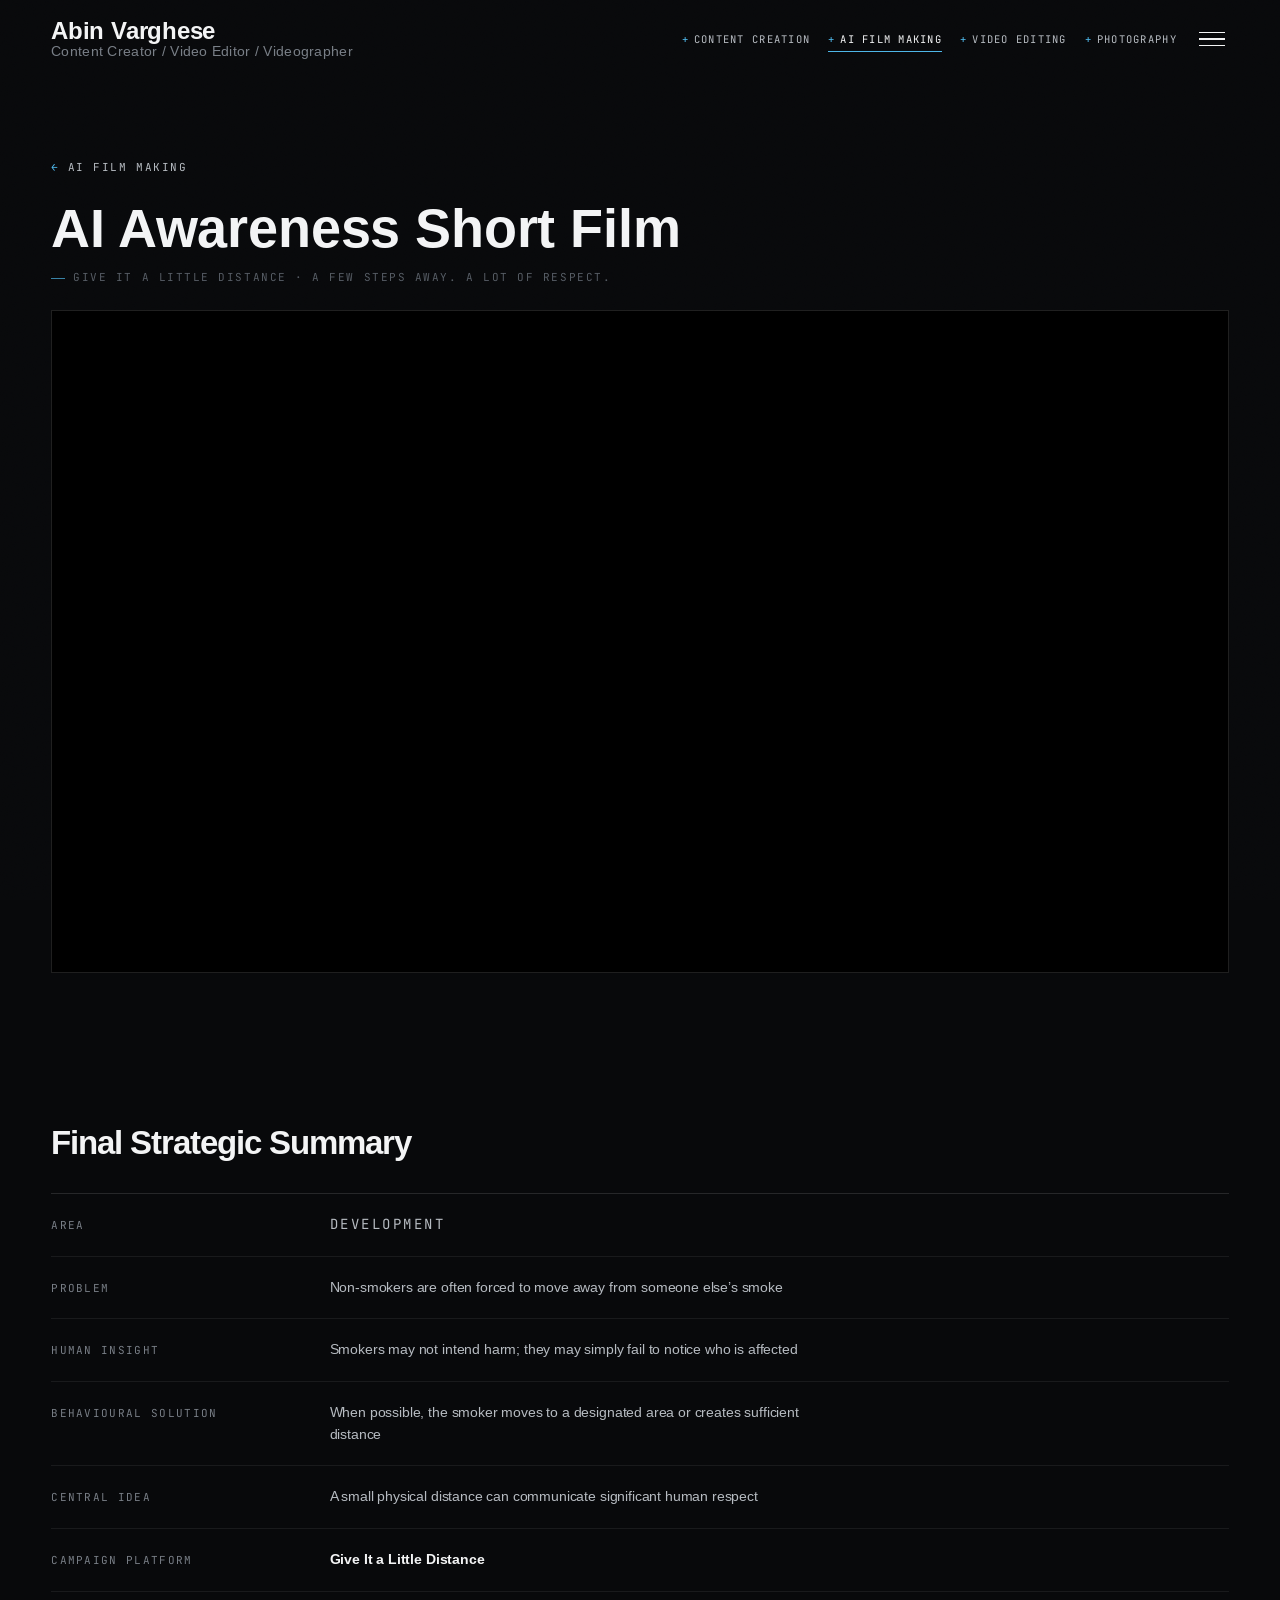
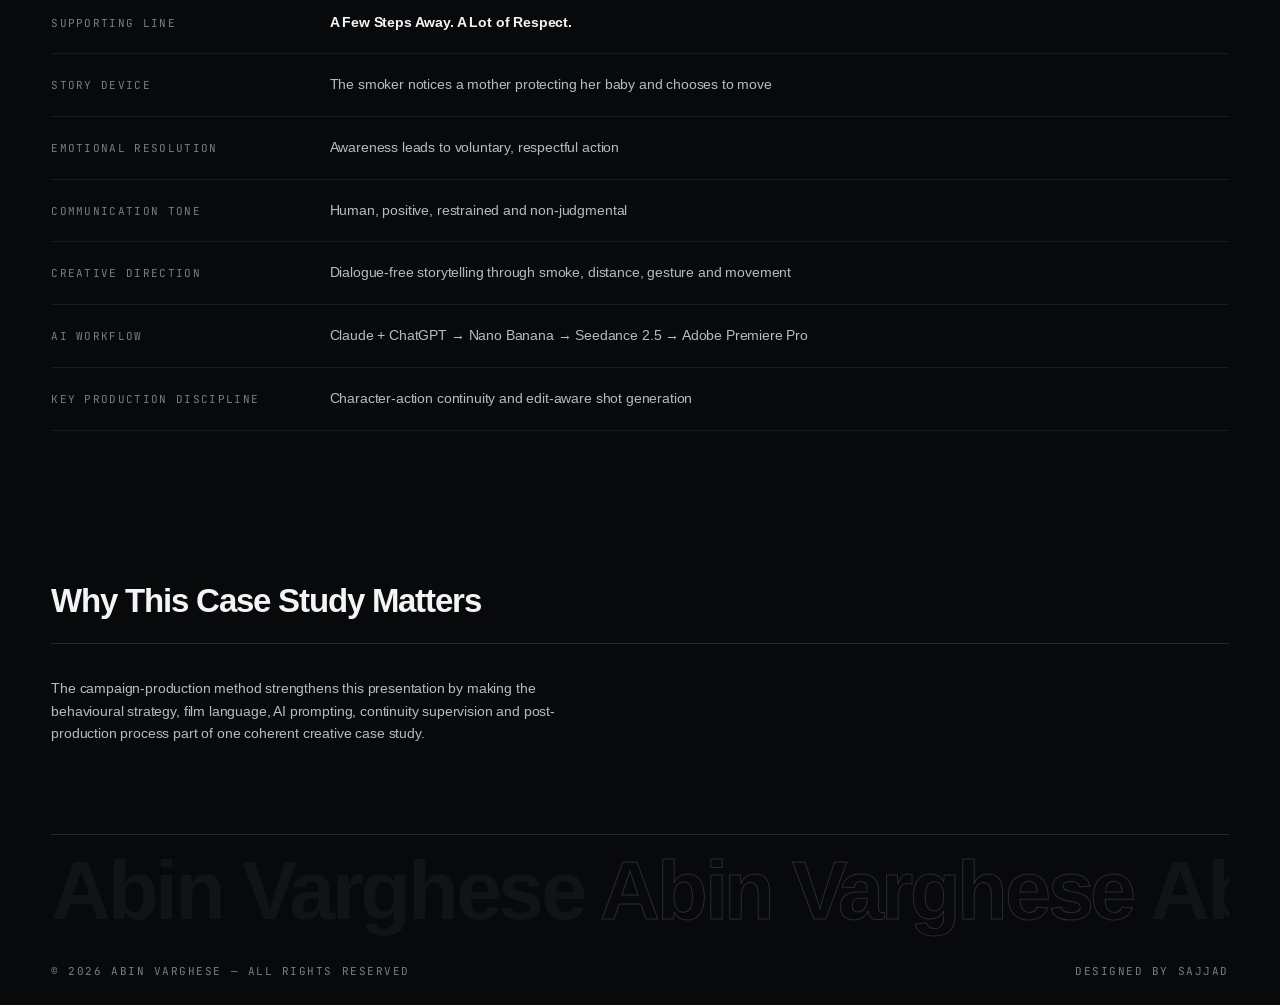
<file: ai-awareness/index.html>
<!DOCTYPE html>
<html lang="en">
<head>
<meta charset="UTF-8">
<meta name="viewport" content="width=device-width, initial-scale=1.0">
<title>AI Awareness Short Film | Abin Varghese</title>
<link rel="stylesheet" href="/styles.css">
</head>
<body>
<div class="grain-overlay" aria-hidden="true"></div>
<header class="nav"></header>

<section class="section--tight bound" data-screen-label="AI Awareness / Case Study" style="padding-top:clamp(120px,12vw,180px);padding-bottom:clamp(16px,2vw,28px)">
  <a href="https://www.abycreations.com/ai-film-making-portfolio/" class="fp fp-ink rv in" style="display:inline-flex;gap:8px;align-items:center;margin-bottom:clamp(16px,2vw,26px)"><span style="color:var(--accent)">←</span> AI FILM MAKING</a>
  <h2 class="rv in" style="font-size:clamp(28px,4.2vw,58px);line-height:1.04">AI Awareness Short Film</h2>
  <p class="fp tile__meta rv in" style="margin-top:14px">Give It a Little Distance · A Few Steps Away. A Lot of Respect.</p>
</section>

<section class="section--tight bound" style="padding-top:0">
  <div class="case-player rv in">
    <iframe src="https://www.youtube-nocookie.com/embed/DOWMFbRUB1o?rel=0&modestbranding=1&playsinline=1" title="AI Awareness Short Film" allow="autoplay; encrypted-media; picture-in-picture; fullscreen" allowfullscreen></iframe>
  </div>
</section>

<section class="section--tight bound">
  <h3 class="clients-title clients-title--sub rv" style="margin-bottom:clamp(22px,2.6vw,38px)">Final Strategic Summary</h3>
  <div class="spec">
    <div class="spec__row spec__row--head rv"><span>Area</span><span>Development</span></div>
    <div class="spec__row rv"><span>Problem</span><span>Non-smokers are often forced to move away from someone else&rsquo;s smoke</span></div>
    <div class="spec__row rv"><span>Human insight</span><span>Smokers may not intend harm; they may simply fail to notice who is affected</span></div>
    <div class="spec__row rv"><span>Behavioural solution</span><span>When possible, the smoker moves to a designated area or creates sufficient distance</span></div>
    <div class="spec__row rv"><span>Central idea</span><span>A small physical distance can communicate significant human respect</span></div>
    <div class="spec__row rv"><span>Campaign platform</span><span><strong>Give It a Little Distance</strong></span></div>
    <div class="spec__row rv"><span>Supporting line</span><span><strong>A Few Steps Away. A Lot of Respect.</strong></span></div>
    <div class="spec__row rv"><span>Story device</span><span>The smoker notices a mother protecting her baby and chooses to move</span></div>
    <div class="spec__row rv"><span>Emotional resolution</span><span>Awareness leads to voluntary, respectful action</span></div>
    <div class="spec__row rv"><span>Communication tone</span><span>Human, positive, restrained and non-judgmental</span></div>
    <div class="spec__row rv"><span>Creative direction</span><span>Dialogue-free storytelling through smoke, distance, gesture and movement</span></div>
    <div class="spec__row rv"><span>AI workflow</span><span>Claude + ChatGPT &rarr; Nano Banana &rarr; Seedance 2.5 &rarr; Adobe Premiere Pro</span></div>
    <div class="spec__row rv"><span>Key production discipline</span><span>Character-action continuity and edit-aware shot generation</span></div>
  </div>
</section>

<section class="section--tight bound" style="padding-bottom:clamp(60px,7vw,120px)">
  <h3 class="clients-title clients-title--sub rv" style="margin-bottom:clamp(16px,2vw,28px)">Why This Case Study Matters</h3>
  <div class="case-note rv">
    <p>The campaign-production method strengthens this presentation by making the behavioural strategy, film language, AI prompting, continuity supervision and post-production process part of one coherent creative case study.</p>
  </div>
</section>

<footer class="footer"></footer>

<script>window.PAGE='ai';</script>
<script src="/site.js"></script>
</body>
</html>
</file>
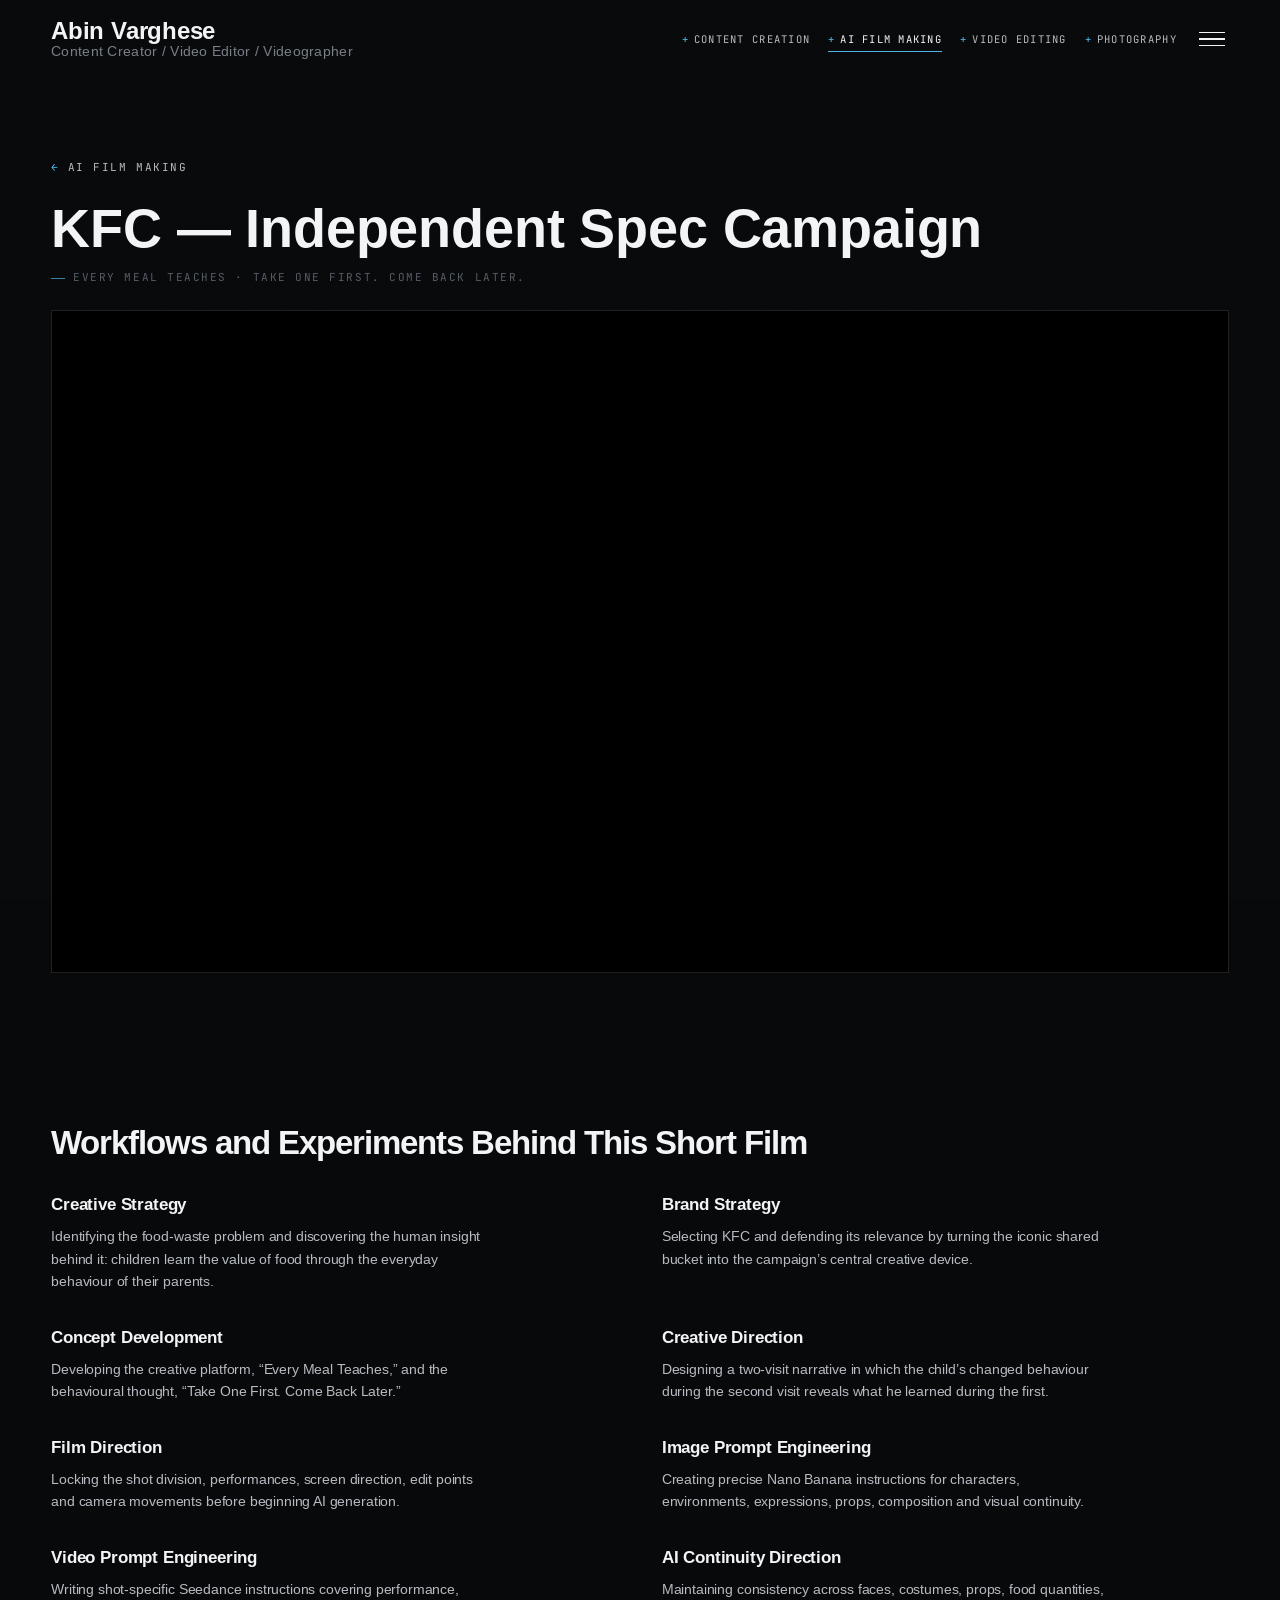
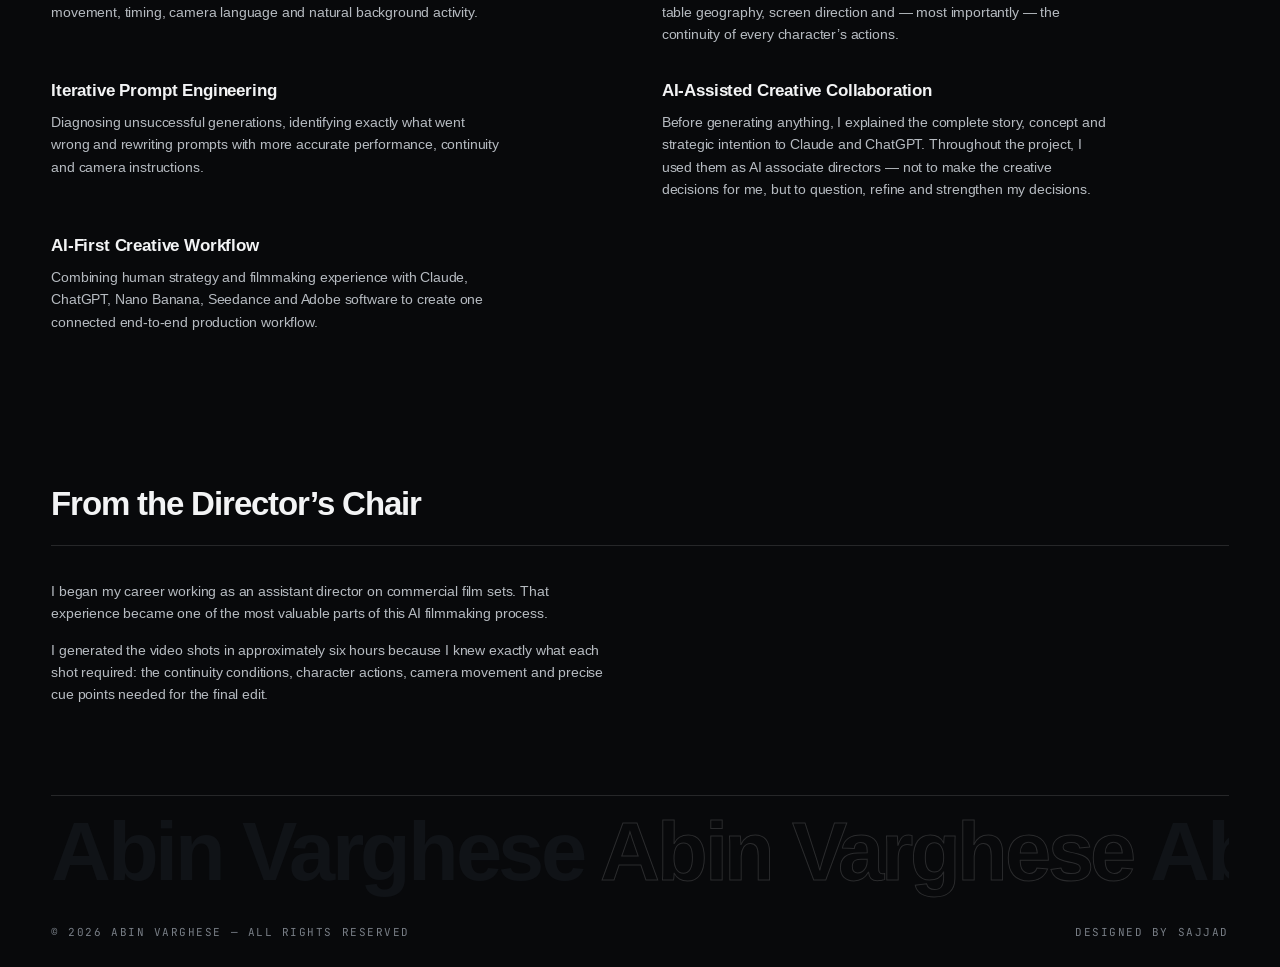
<file: ai-kfc/index.html>
<!DOCTYPE html>
<html lang="en">
<head>
<meta charset="UTF-8">
<meta name="viewport" content="width=device-width, initial-scale=1.0">
<title>KFC — Independent Spec Campaign | Abin Varghese</title>
<link rel="stylesheet" href="/styles.css">
</head>
<body>
<div class="grain-overlay" aria-hidden="true"></div>
<header class="nav"></header>

<section class="section--tight bound" data-screen-label="KFC / Case Study" style="padding-top:clamp(120px,12vw,180px);padding-bottom:clamp(16px,2vw,28px)">
  <a href="https://www.abycreations.com/ai-film-making-portfolio/" class="fp fp-ink rv in" style="display:inline-flex;gap:8px;align-items:center;margin-bottom:clamp(16px,2vw,26px)"><span style="color:var(--accent)">←</span> AI FILM MAKING</a>
  <h2 class="rv in" style="font-size:clamp(28px,4.2vw,58px);line-height:1.04">KFC — Independent Spec Campaign</h2>
  <p class="fp tile__meta rv in" style="margin-top:14px">Every Meal Teaches · Take One First. Come Back Later.</p>
</section>

<section class="section--tight bound" style="padding-top:0">
  <div class="case-player rv in">
    <iframe src="https://www.youtube-nocookie.com/embed/viFbYgPKV-0?rel=0&modestbranding=1&playsinline=1" title="KFC — Independent Spec Campaign" allow="autoplay; encrypted-media; picture-in-picture; fullscreen" allowfullscreen></iframe>
  </div>
</section>

<section class="section--tight bound">
  <h3 class="clients-title clients-title--sub rv" style="margin-bottom:clamp(22px,2.6vw,38px)">Workflows and Experiments Behind This Short Film</h3>
  <div class="case-grid">
    <div class="case-item rv"><h4>Creative Strategy</h4><p>Identifying the food-waste problem and discovering the human insight behind it: children learn the value of food through the everyday behaviour of their parents.</p></div>
    <div class="case-item rv"><h4>Brand Strategy</h4><p>Selecting KFC and defending its relevance by turning the iconic shared bucket into the campaign&rsquo;s central creative device.</p></div>
    <div class="case-item rv"><h4>Concept Development</h4><p>Developing the creative platform, &ldquo;Every Meal Teaches,&rdquo; and the behavioural thought, &ldquo;Take One First. Come Back Later.&rdquo;</p></div>
    <div class="case-item rv"><h4>Creative Direction</h4><p>Designing a two-visit narrative in which the child&rsquo;s changed behaviour during the second visit reveals what he learned during the first.</p></div>
    <div class="case-item rv"><h4>Film Direction</h4><p>Locking the shot division, performances, screen direction, edit points and camera movements before beginning AI generation.</p></div>
    <div class="case-item rv"><h4>Image Prompt Engineering</h4><p>Creating precise Nano Banana instructions for characters, environments, expressions, props, composition and visual continuity.</p></div>
    <div class="case-item rv"><h4>Video Prompt Engineering</h4><p>Writing shot-specific Seedance instructions covering performance, movement, timing, camera language and natural background activity.</p></div>
    <div class="case-item rv"><h4>AI Continuity Direction</h4><p>Maintaining consistency across faces, costumes, props, food quantities, table geography, screen direction and — most importantly — the continuity of every character&rsquo;s actions.</p></div>
    <div class="case-item rv"><h4>Iterative Prompt Engineering</h4><p>Diagnosing unsuccessful generations, identifying exactly what went wrong and rewriting prompts with more accurate performance, continuity and camera instructions.</p></div>
    <div class="case-item rv"><h4>AI-Assisted Creative Collaboration</h4><p>Before generating anything, I explained the complete story, concept and strategic intention to Claude and ChatGPT. Throughout the project, I used them as AI associate directors — not to make the creative decisions for me, but to question, refine and strengthen my decisions.</p></div>
    <div class="case-item rv"><h4>AI-First Creative Workflow</h4><p>Combining human strategy and filmmaking experience with Claude, ChatGPT, Nano Banana, Seedance and Adobe software to create one connected end-to-end production workflow.</p></div>
  </div>
</section>

<section class="section--tight bound" style="padding-bottom:clamp(60px,7vw,120px)">
  <h3 class="clients-title clients-title--sub rv" style="margin-bottom:clamp(16px,2vw,28px)">From the Director&rsquo;s Chair</h3>
  <div class="case-note rv">
    <p>I began my career working as an assistant director on commercial film sets. That experience became one of the most valuable parts of this AI filmmaking process.</p>
    <p>I generated the video shots in approximately six hours because I knew exactly what each shot required: the continuity conditions, character actions, camera movement and precise cue points needed for the final edit.</p>
  </div>
</section>

<footer class="footer"></footer>

<script>window.PAGE='ai';</script>
<script src="/site.js"></script>
</body>
</html>
</file>
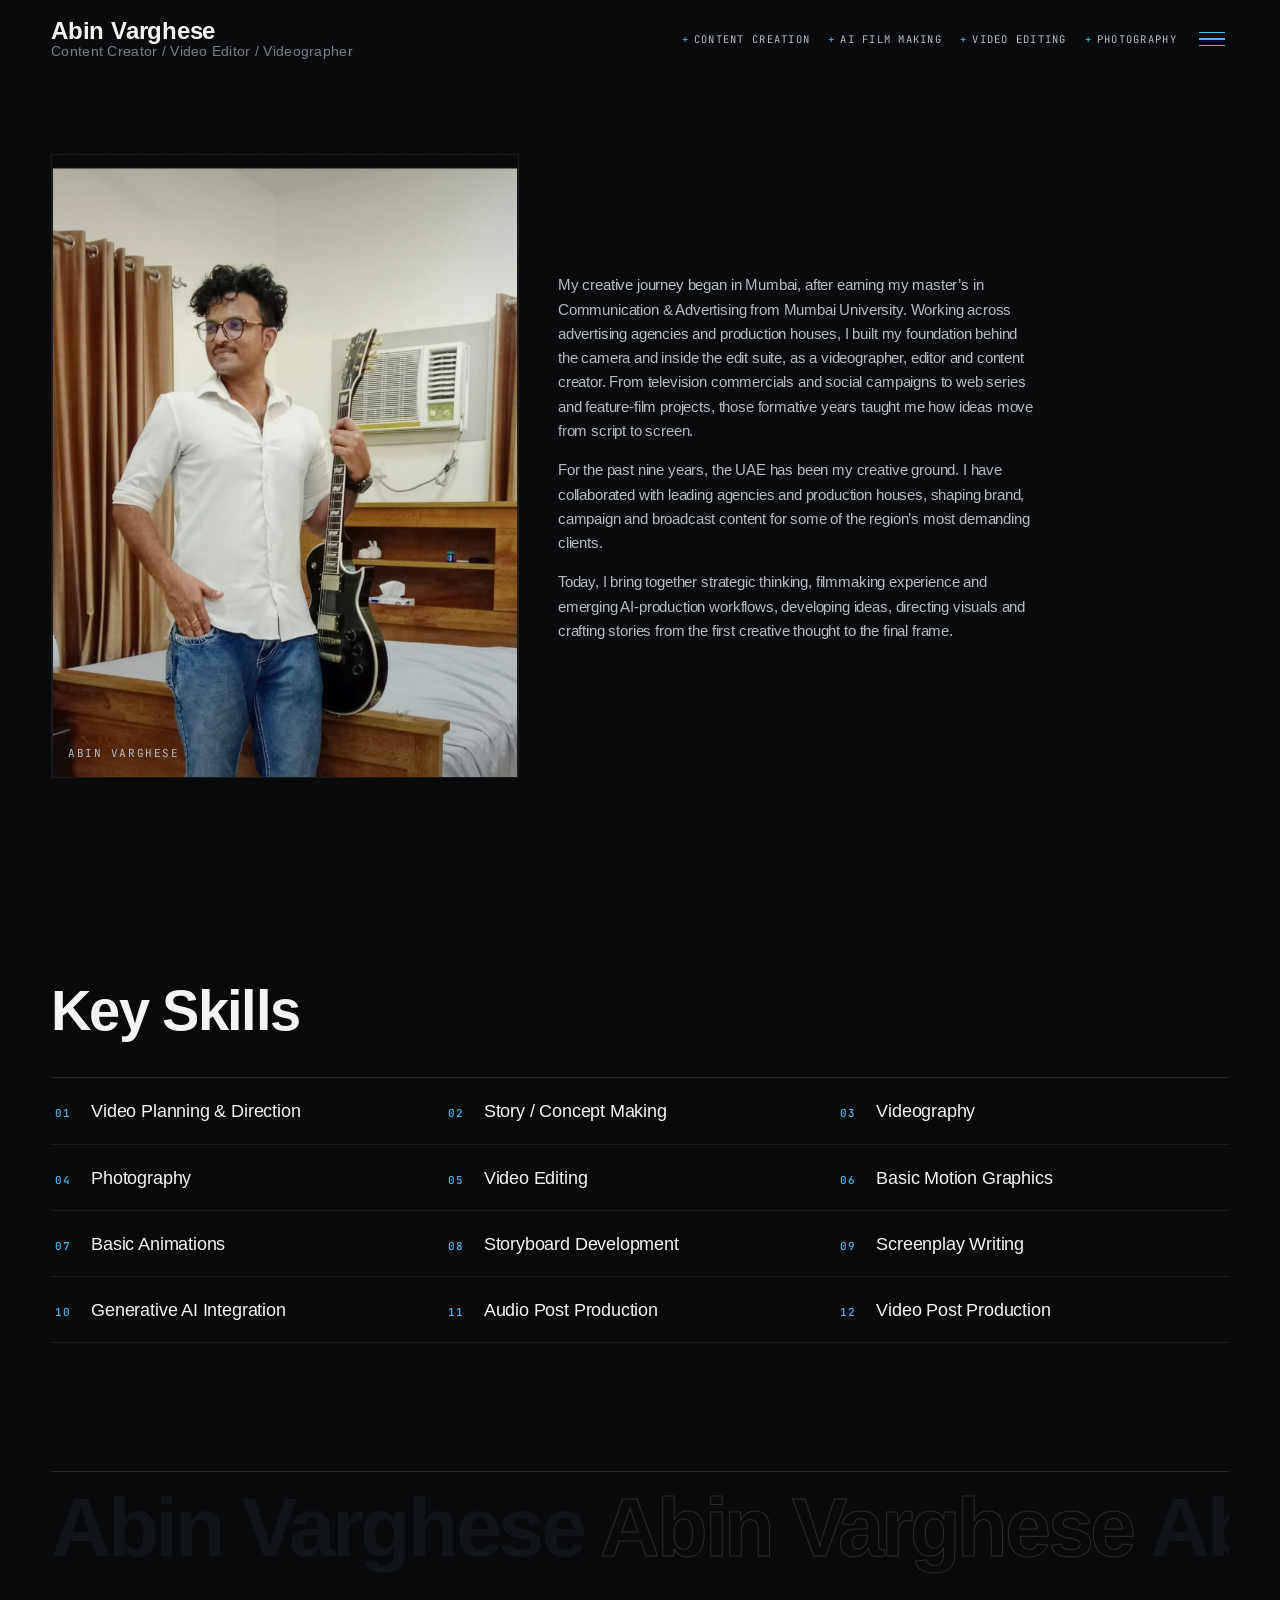
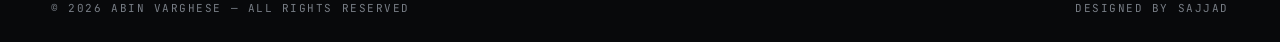
<file: about.html>
<!DOCTYPE html>
<html lang="en">
<head>
<meta charset="UTF-8">
<meta name="viewport" content="width=device-width, initial-scale=1.0">
<title>About — Abin Varghese</title>
<link rel="stylesheet" href="styles.css">
</head>
<body>
<div class="grain-overlay" aria-hidden="true"></div>
<header class="nav"></header>

<!-- ===================== PORTRAIT + BIO ===================== -->
<section class="section--tight bound" data-screen-label="About / Bio" style="padding-top:clamp(120px,12vw,180px)">
  <div class="cols">
    <div class="rv" style="grid-column:span 5">
      <div style="position:relative;aspect-ratio:3/4;overflow:hidden;border:1px solid var(--line-soft)">
        <div class="tile__media" data-parallax="0.06"><img src="assets/abin-portrait.jpg" alt="Abin Varghese — portrait" style="object-position:center 20%"></div>
        <div class="tile__grade" style="opacity:.55"></div>
        <div style="position:absolute;left:16px;bottom:16px" class="fp fp-ink">Abin Varghese</div>
      </div>
    </div>
    <div class="bio rv rv-d1" style="grid-column:span 7;display:flex;flex-direction:column;justify-content:center">
      <p>My creative journey began in Mumbai, after earning my master&rsquo;s in Communication &amp; Advertising from Mumbai University. Working across advertising agencies and production houses, I built my foundation behind the camera and inside the edit suite, as a videographer, editor and content creator. From television commercials and social campaigns to web series and feature-film projects, those formative years taught me how ideas move from script to screen.</p>
      <p>For the past nine years, the UAE has been my creative ground. I have collaborated with leading agencies and production houses, shaping brand, campaign and broadcast content for some of the region&rsquo;s most demanding clients.</p>
      <p>Today, I bring together strategic thinking, filmmaking experience and emerging AI-production workflows, developing ideas, directing visuals and crafting stories from the first creative thought to the final frame.</p>
    </div>
  </div>
</section>

<!-- ===================== KEY SKILLS ===================== -->
<section class="section bound" data-screen-label="About / Key Skills">
  <h2 class="clients-title rv">Key Skills</h2>
  <div class="skills-grid rv" style="margin-top:clamp(28px,3vw,48px)">
    <span><i>01</i> Video Planning &amp; Direction</span>
    <span><i>02</i> Story / Concept Making</span>
    <span><i>03</i> Videography</span>
    <span><i>04</i> Photography</span>
    <span><i>05</i> Video Editing</span>
    <span><i>06</i> Basic Motion Graphics</span>
    <span><i>07</i> Basic Animations</span>
    <span><i>08</i> Storyboard Development</span>
    <span><i>09</i> Screenplay Writing</span>
    <span><i>10</i> Generative AI Integration</span>
    <span><i>11</i> Audio Post Production</span>
    <span><i>12</i> Video Post Production</span>
  </div>
</section>

<footer class="footer"></footer>

<script>window.PAGE='about';</script>
<script src="site.js"></script>
</body>
</html>
</file>
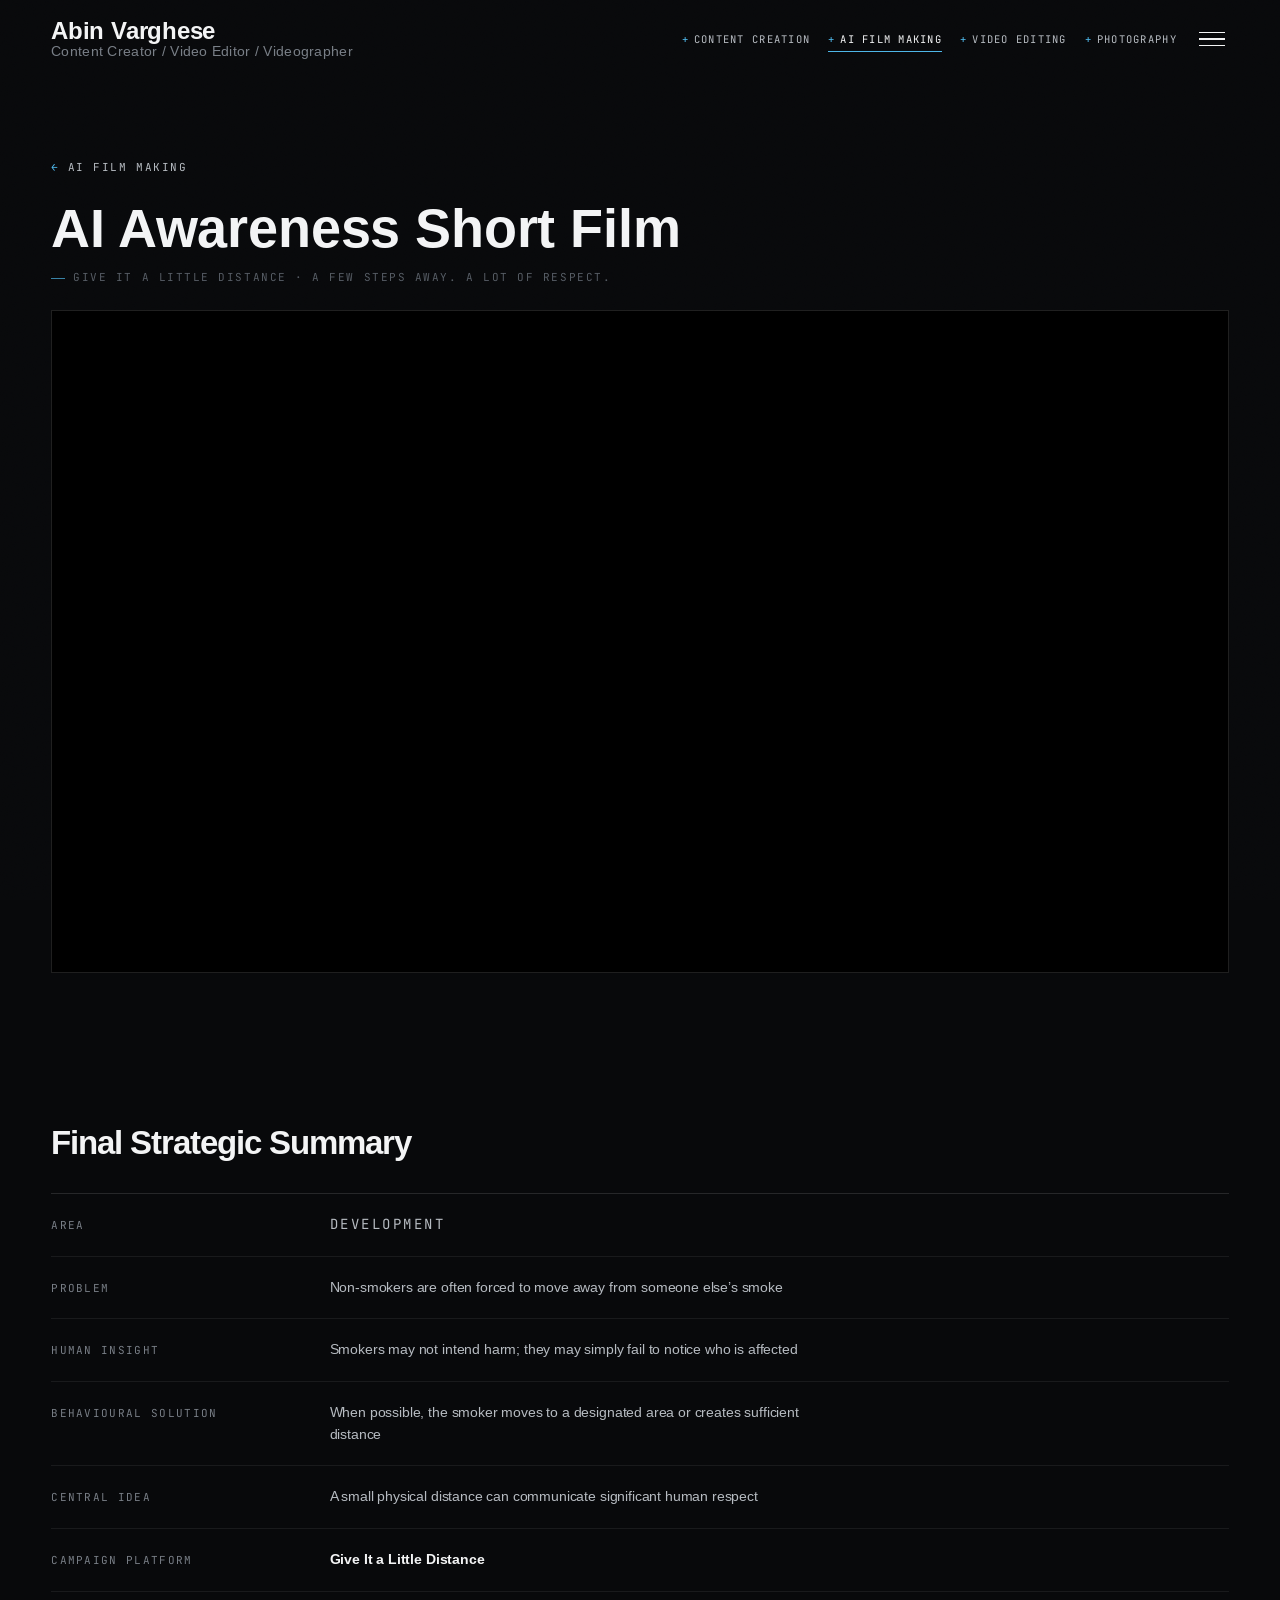
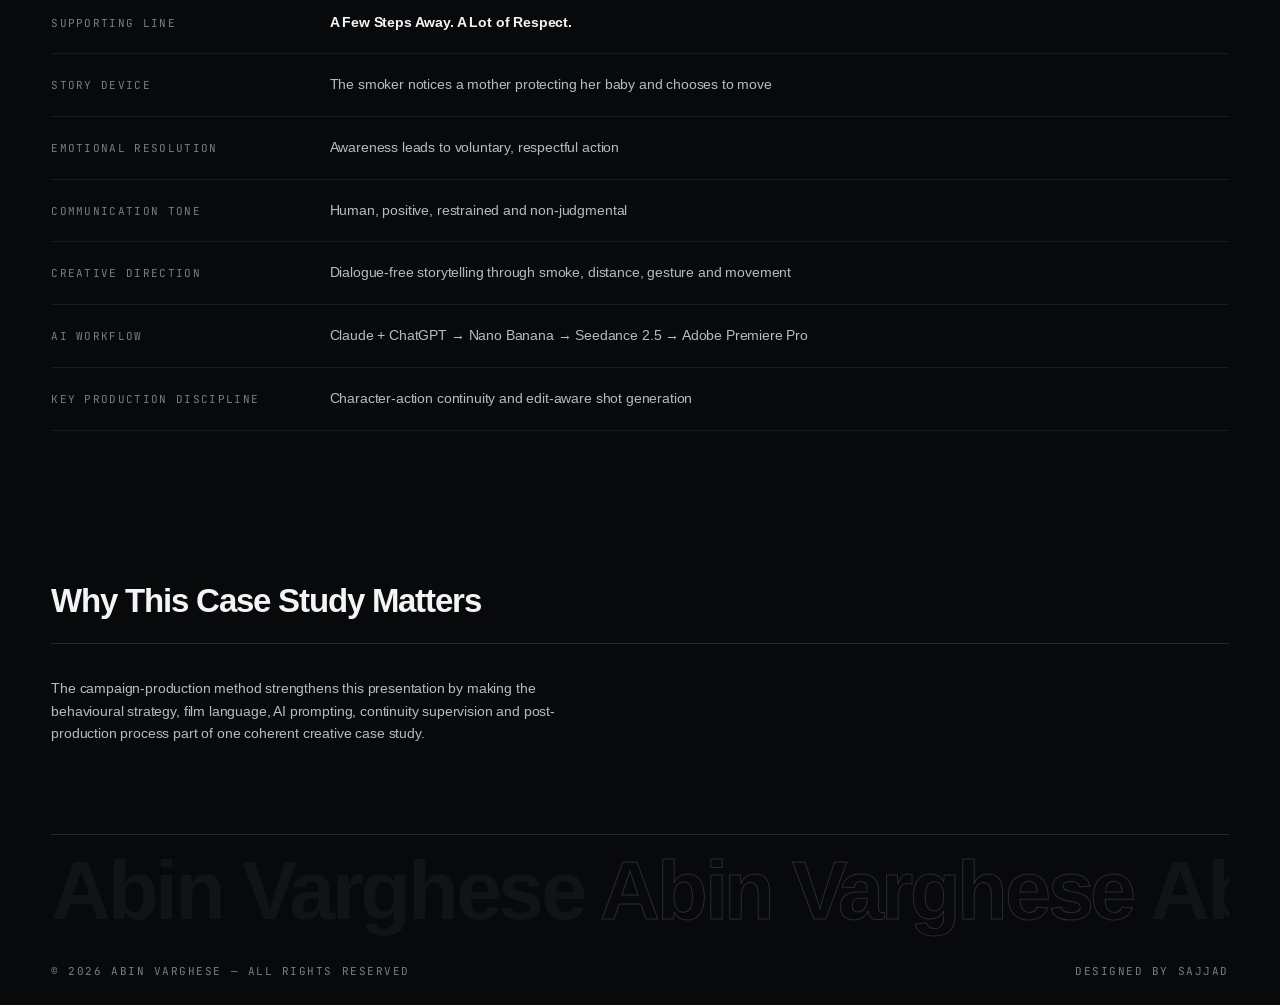
<file: ai-awareness.html>
<!DOCTYPE html>
<html lang="en">
<head>
<meta charset="UTF-8">
<meta name="viewport" content="width=device-width, initial-scale=1.0">
<title>AI Awareness Short Film | Abin Varghese</title>
<link rel="stylesheet" href="styles.css">
</head>
<body>
<div class="grain-overlay" aria-hidden="true"></div>
<header class="nav"></header>

<section class="section--tight bound" data-screen-label="AI Awareness / Case Study" style="padding-top:clamp(120px,12vw,180px);padding-bottom:clamp(16px,2vw,28px)">
  <a href="https://www.abycreations.com/ai-film-making-portfolio/" class="fp fp-ink rv in" style="display:inline-flex;gap:8px;align-items:center;margin-bottom:clamp(16px,2vw,26px)"><span style="color:var(--accent)">←</span> AI FILM MAKING</a>
  <h2 class="rv in" style="font-size:clamp(28px,4.2vw,58px);line-height:1.04">AI Awareness Short Film</h2>
  <p class="fp tile__meta rv in" style="margin-top:14px">Give It a Little Distance · A Few Steps Away. A Lot of Respect.</p>
</section>

<section class="section--tight bound" style="padding-top:0">
  <div class="case-player rv in">
    <iframe src="https://www.youtube-nocookie.com/embed/DOWMFbRUB1o?rel=0&modestbranding=1&playsinline=1" title="AI Awareness Short Film" allow="autoplay; encrypted-media; picture-in-picture; fullscreen" allowfullscreen></iframe>
  </div>
</section>

<section class="section--tight bound">
  <h3 class="clients-title clients-title--sub rv" style="margin-bottom:clamp(22px,2.6vw,38px)">Final Strategic Summary</h3>
  <div class="spec">
    <div class="spec__row spec__row--head rv"><span>Area</span><span>Development</span></div>
    <div class="spec__row rv"><span>Problem</span><span>Non-smokers are often forced to move away from someone else&rsquo;s smoke</span></div>
    <div class="spec__row rv"><span>Human insight</span><span>Smokers may not intend harm; they may simply fail to notice who is affected</span></div>
    <div class="spec__row rv"><span>Behavioural solution</span><span>When possible, the smoker moves to a designated area or creates sufficient distance</span></div>
    <div class="spec__row rv"><span>Central idea</span><span>A small physical distance can communicate significant human respect</span></div>
    <div class="spec__row rv"><span>Campaign platform</span><span><strong>Give It a Little Distance</strong></span></div>
    <div class="spec__row rv"><span>Supporting line</span><span><strong>A Few Steps Away. A Lot of Respect.</strong></span></div>
    <div class="spec__row rv"><span>Story device</span><span>The smoker notices a mother protecting her baby and chooses to move</span></div>
    <div class="spec__row rv"><span>Emotional resolution</span><span>Awareness leads to voluntary, respectful action</span></div>
    <div class="spec__row rv"><span>Communication tone</span><span>Human, positive, restrained and non-judgmental</span></div>
    <div class="spec__row rv"><span>Creative direction</span><span>Dialogue-free storytelling through smoke, distance, gesture and movement</span></div>
    <div class="spec__row rv"><span>AI workflow</span><span>Claude + ChatGPT &rarr; Nano Banana &rarr; Seedance 2.5 &rarr; Adobe Premiere Pro</span></div>
    <div class="spec__row rv"><span>Key production discipline</span><span>Character-action continuity and edit-aware shot generation</span></div>
  </div>
</section>

<section class="section--tight bound" style="padding-bottom:clamp(60px,7vw,120px)">
  <h3 class="clients-title clients-title--sub rv" style="margin-bottom:clamp(16px,2vw,28px)">Why This Case Study Matters</h3>
  <div class="case-note rv">
    <p>The campaign-production method strengthens this presentation by making the behavioural strategy, film language, AI prompting, continuity supervision and post-production process part of one coherent creative case study.</p>
  </div>
</section>

<footer class="footer"></footer>

<script>window.PAGE='ai';</script>
<script src="site.js"></script>
</body>
</html>
</file>
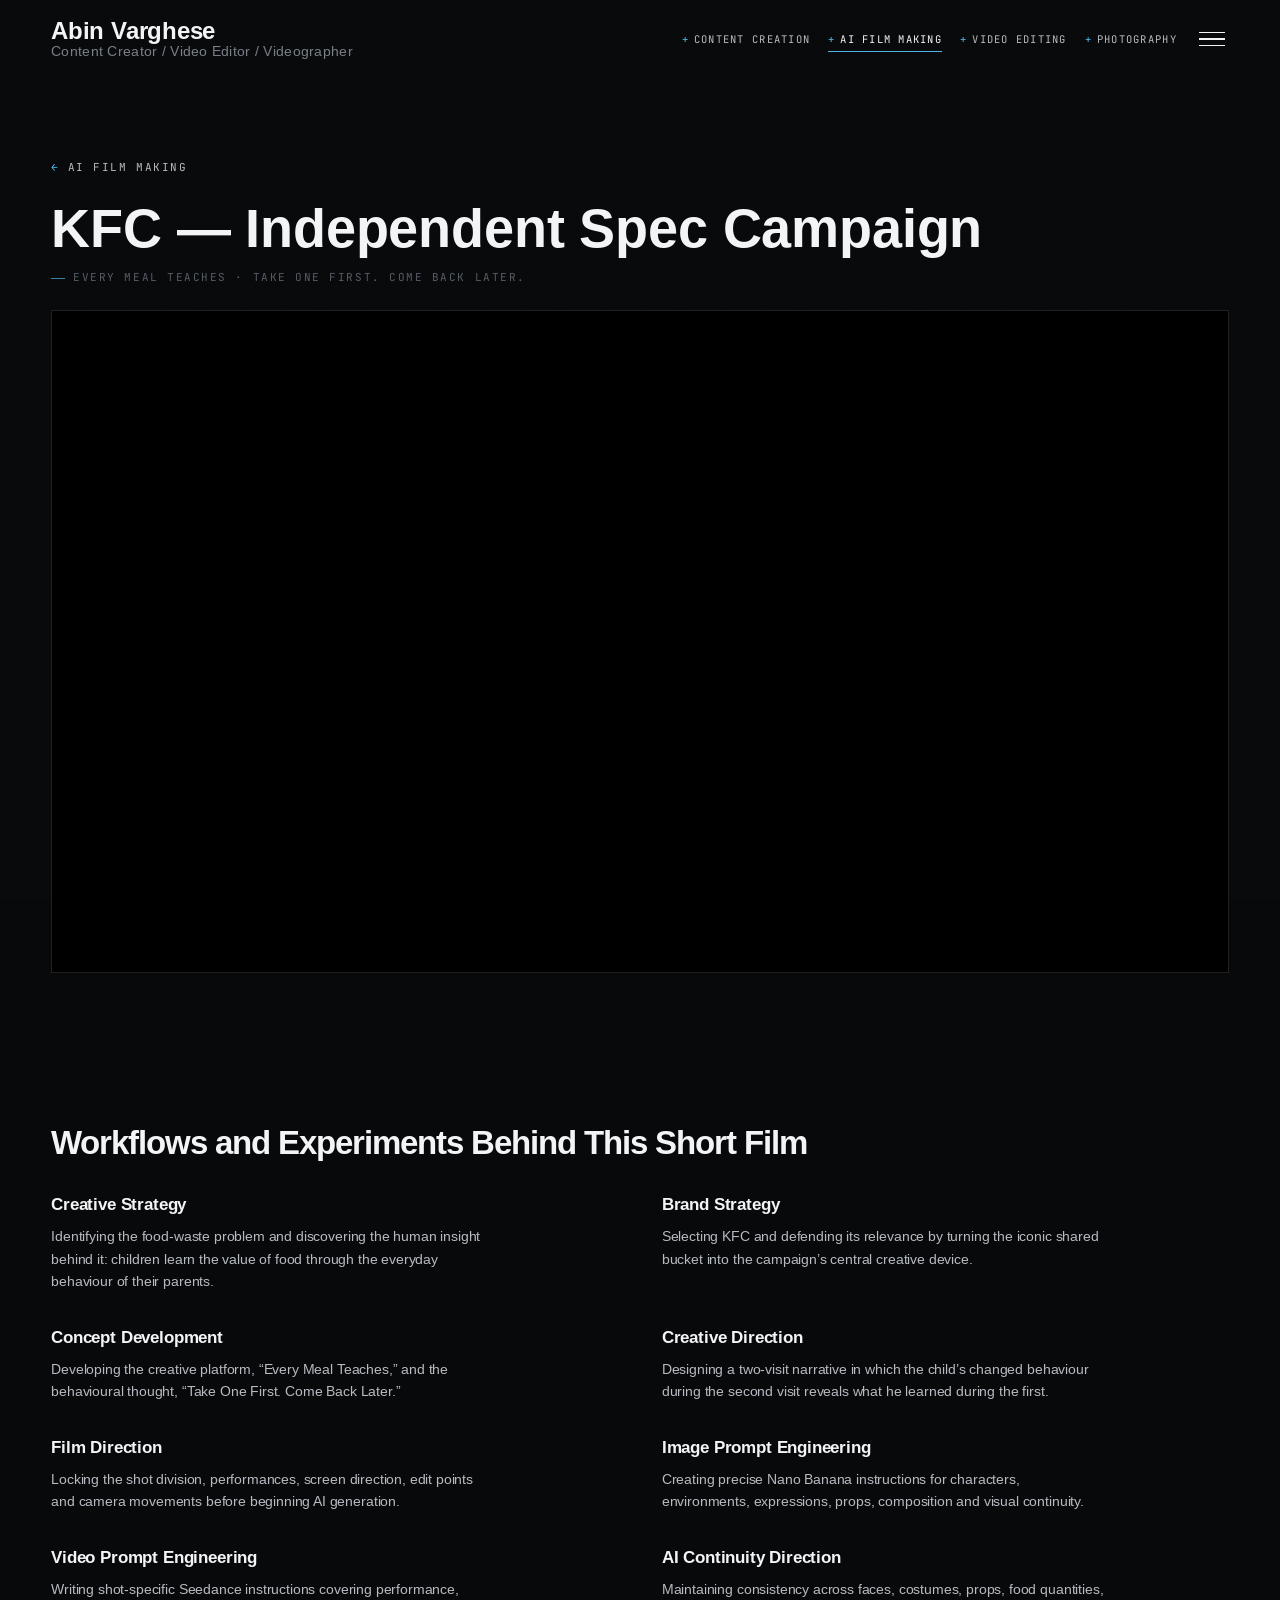
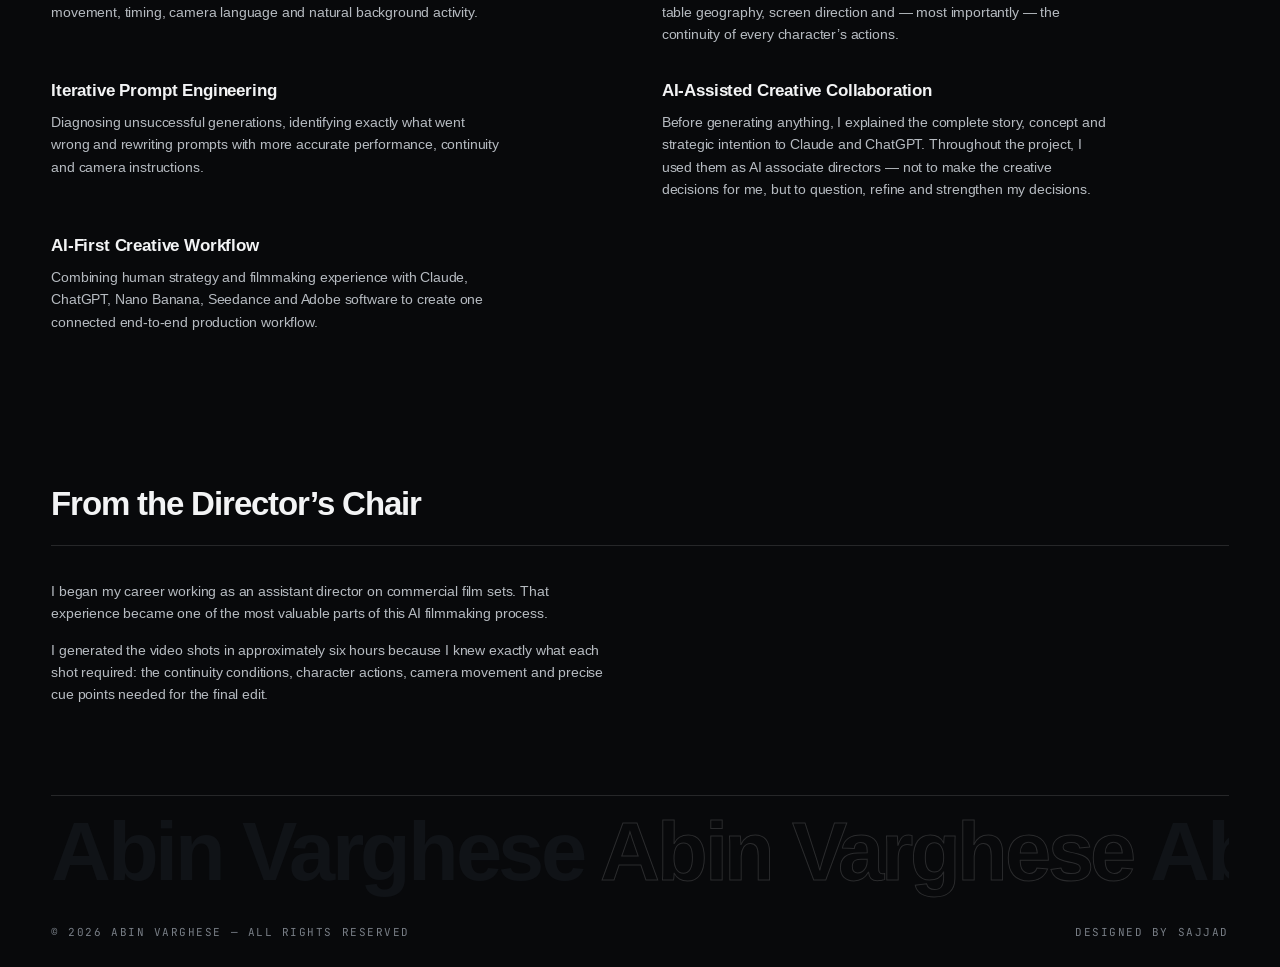
<file: ai-kfc.html>
<!DOCTYPE html>
<html lang="en">
<head>
<meta charset="UTF-8">
<meta name="viewport" content="width=device-width, initial-scale=1.0">
<title>KFC — Independent Spec Campaign | Abin Varghese</title>
<link rel="stylesheet" href="styles.css">
</head>
<body>
<div class="grain-overlay" aria-hidden="true"></div>
<header class="nav"></header>

<section class="section--tight bound" data-screen-label="KFC / Case Study" style="padding-top:clamp(120px,12vw,180px);padding-bottom:clamp(16px,2vw,28px)">
  <a href="https://www.abycreations.com/ai-film-making-portfolio/" class="fp fp-ink rv in" style="display:inline-flex;gap:8px;align-items:center;margin-bottom:clamp(16px,2vw,26px)"><span style="color:var(--accent)">←</span> AI FILM MAKING</a>
  <h2 class="rv in" style="font-size:clamp(28px,4.2vw,58px);line-height:1.04">KFC — Independent Spec Campaign</h2>
  <p class="fp tile__meta rv in" style="margin-top:14px">Every Meal Teaches · Take One First. Come Back Later.</p>
</section>

<section class="section--tight bound" style="padding-top:0">
  <div class="case-player rv in">
    <iframe src="https://www.youtube-nocookie.com/embed/viFbYgPKV-0?rel=0&modestbranding=1&playsinline=1" title="KFC — Independent Spec Campaign" allow="autoplay; encrypted-media; picture-in-picture; fullscreen" allowfullscreen></iframe>
  </div>
</section>

<section class="section--tight bound">
  <h3 class="clients-title clients-title--sub rv" style="margin-bottom:clamp(22px,2.6vw,38px)">Workflows and Experiments Behind This Short Film</h3>
  <div class="case-grid">
    <div class="case-item rv"><h4>Creative Strategy</h4><p>Identifying the food-waste problem and discovering the human insight behind it: children learn the value of food through the everyday behaviour of their parents.</p></div>
    <div class="case-item rv"><h4>Brand Strategy</h4><p>Selecting KFC and defending its relevance by turning the iconic shared bucket into the campaign&rsquo;s central creative device.</p></div>
    <div class="case-item rv"><h4>Concept Development</h4><p>Developing the creative platform, &ldquo;Every Meal Teaches,&rdquo; and the behavioural thought, &ldquo;Take One First. Come Back Later.&rdquo;</p></div>
    <div class="case-item rv"><h4>Creative Direction</h4><p>Designing a two-visit narrative in which the child&rsquo;s changed behaviour during the second visit reveals what he learned during the first.</p></div>
    <div class="case-item rv"><h4>Film Direction</h4><p>Locking the shot division, performances, screen direction, edit points and camera movements before beginning AI generation.</p></div>
    <div class="case-item rv"><h4>Image Prompt Engineering</h4><p>Creating precise Nano Banana instructions for characters, environments, expressions, props, composition and visual continuity.</p></div>
    <div class="case-item rv"><h4>Video Prompt Engineering</h4><p>Writing shot-specific Seedance instructions covering performance, movement, timing, camera language and natural background activity.</p></div>
    <div class="case-item rv"><h4>AI Continuity Direction</h4><p>Maintaining consistency across faces, costumes, props, food quantities, table geography, screen direction and — most importantly — the continuity of every character&rsquo;s actions.</p></div>
    <div class="case-item rv"><h4>Iterative Prompt Engineering</h4><p>Diagnosing unsuccessful generations, identifying exactly what went wrong and rewriting prompts with more accurate performance, continuity and camera instructions.</p></div>
    <div class="case-item rv"><h4>AI-Assisted Creative Collaboration</h4><p>Before generating anything, I explained the complete story, concept and strategic intention to Claude and ChatGPT. Throughout the project, I used them as AI associate directors — not to make the creative decisions for me, but to question, refine and strengthen my decisions.</p></div>
    <div class="case-item rv"><h4>AI-First Creative Workflow</h4><p>Combining human strategy and filmmaking experience with Claude, ChatGPT, Nano Banana, Seedance and Adobe software to create one connected end-to-end production workflow.</p></div>
  </div>
</section>

<section class="section--tight bound" style="padding-bottom:clamp(60px,7vw,120px)">
  <h3 class="clients-title clients-title--sub rv" style="margin-bottom:clamp(16px,2vw,28px)">From the Director&rsquo;s Chair</h3>
  <div class="case-note rv">
    <p>I began my career working as an assistant director on commercial film sets. That experience became one of the most valuable parts of this AI filmmaking process.</p>
    <p>I generated the video shots in approximately six hours because I knew exactly what each shot required: the continuity conditions, character actions, camera movement and precise cue points needed for the final edit.</p>
  </div>
</section>

<footer class="footer"></footer>

<script>window.PAGE='ai';</script>
<script src="site.js"></script>
</body>
</html>
</file>
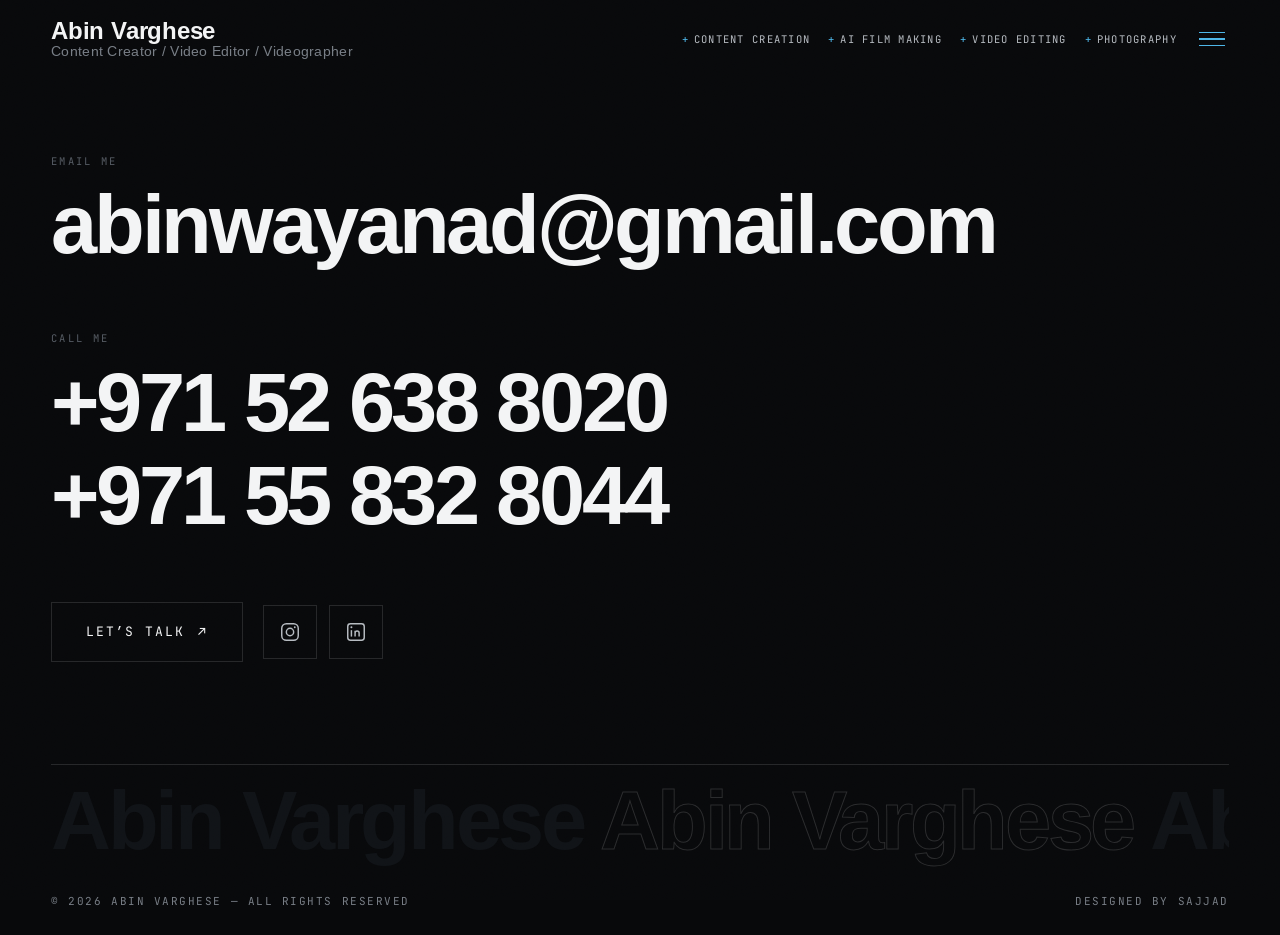
<file: contact.html>
<!DOCTYPE html>
<html lang="en">
<head>
<meta charset="UTF-8">
<meta name="viewport" content="width=device-width, initial-scale=1.0">
<title>Contact — Abin Varghese</title>
<link rel="stylesheet" href="styles.css">
</head>
<body>
<div class="grain-overlay" aria-hidden="true"></div>
<header class="nav"></header>

<!-- ===================== CONTACT ===================== -->
<section class="section--tight bound" data-screen-label="Contact" style="padding-top:clamp(120px,12vw,180px);padding-bottom:clamp(60px,8vw,120px)">
  <p class="label rv in" style="margin-bottom:14px">Email me</p>
  <div class="contact-big">
    <a href="mailto:abinwayanad@gmail.com" class="rv in">abinwayanad@gmail.com</a>
  </div>

  <p class="label rv in" style="margin:clamp(36px,5vw,72px) 0 14px">Call me</p>
  <div class="contact-big">
    <a href="tel:+971526388020" class="rv in">+971 52 638 8020</a>
    <a href="tel:+971558328044" class="rv in" style="margin-top:8px">+971 55 832 8044</a>
  </div>

  <div style="margin-top:clamp(40px,5vw,72px);display:flex;align-items:center;gap:20px;flex-wrap:wrap" class="rv in">
    <a href="https://mail.google.com/mail/?view=cm&fs=1&to=abinwayanad@gmail.com" target="_blank" rel="noopener" class="cta" style="font-size:13px;padding:20px 34px">Let&rsquo;s talk <span class="ar">↗</span></a>
    <div class="contact-social">
      <a href="https://www.instagram.com/hachiko_media/" target="_blank" rel="noopener" aria-label="Instagram"><svg viewBox="0 0 24 24" fill="none" stroke="currentColor" stroke-width="1.6" aria-hidden="true"><rect x="3" y="3" width="18" height="18" rx="5"></rect><circle cx="12" cy="12" r="4"></circle><circle cx="17.2" cy="6.8" r="1" fill="currentColor" stroke="none"></circle></svg></a>
      <a href="https://www.linkedin.com/in/abin-varghese-98a497102/" target="_blank" rel="noopener" aria-label="LinkedIn"><svg viewBox="0 0 24 24" fill="none" stroke="currentColor" stroke-width="1.6" aria-hidden="true"><rect x="3" y="3" width="18" height="18" rx="3"></rect><line x1="7" y1="10" x2="7" y2="17"></line><circle cx="7" cy="6.8" r="1.1" fill="currentColor" stroke="none"></circle><path d="M11 17v-4a2.2 2.2 0 0 1 4.4 0v4M11 10.6V17"></path></svg></a>
    </div>
  </div>
</section>

<footer class="footer"></footer>

<script>window.PAGE='contact';</script>
<script src="site.js"></script>
</body>
</html>
</file>
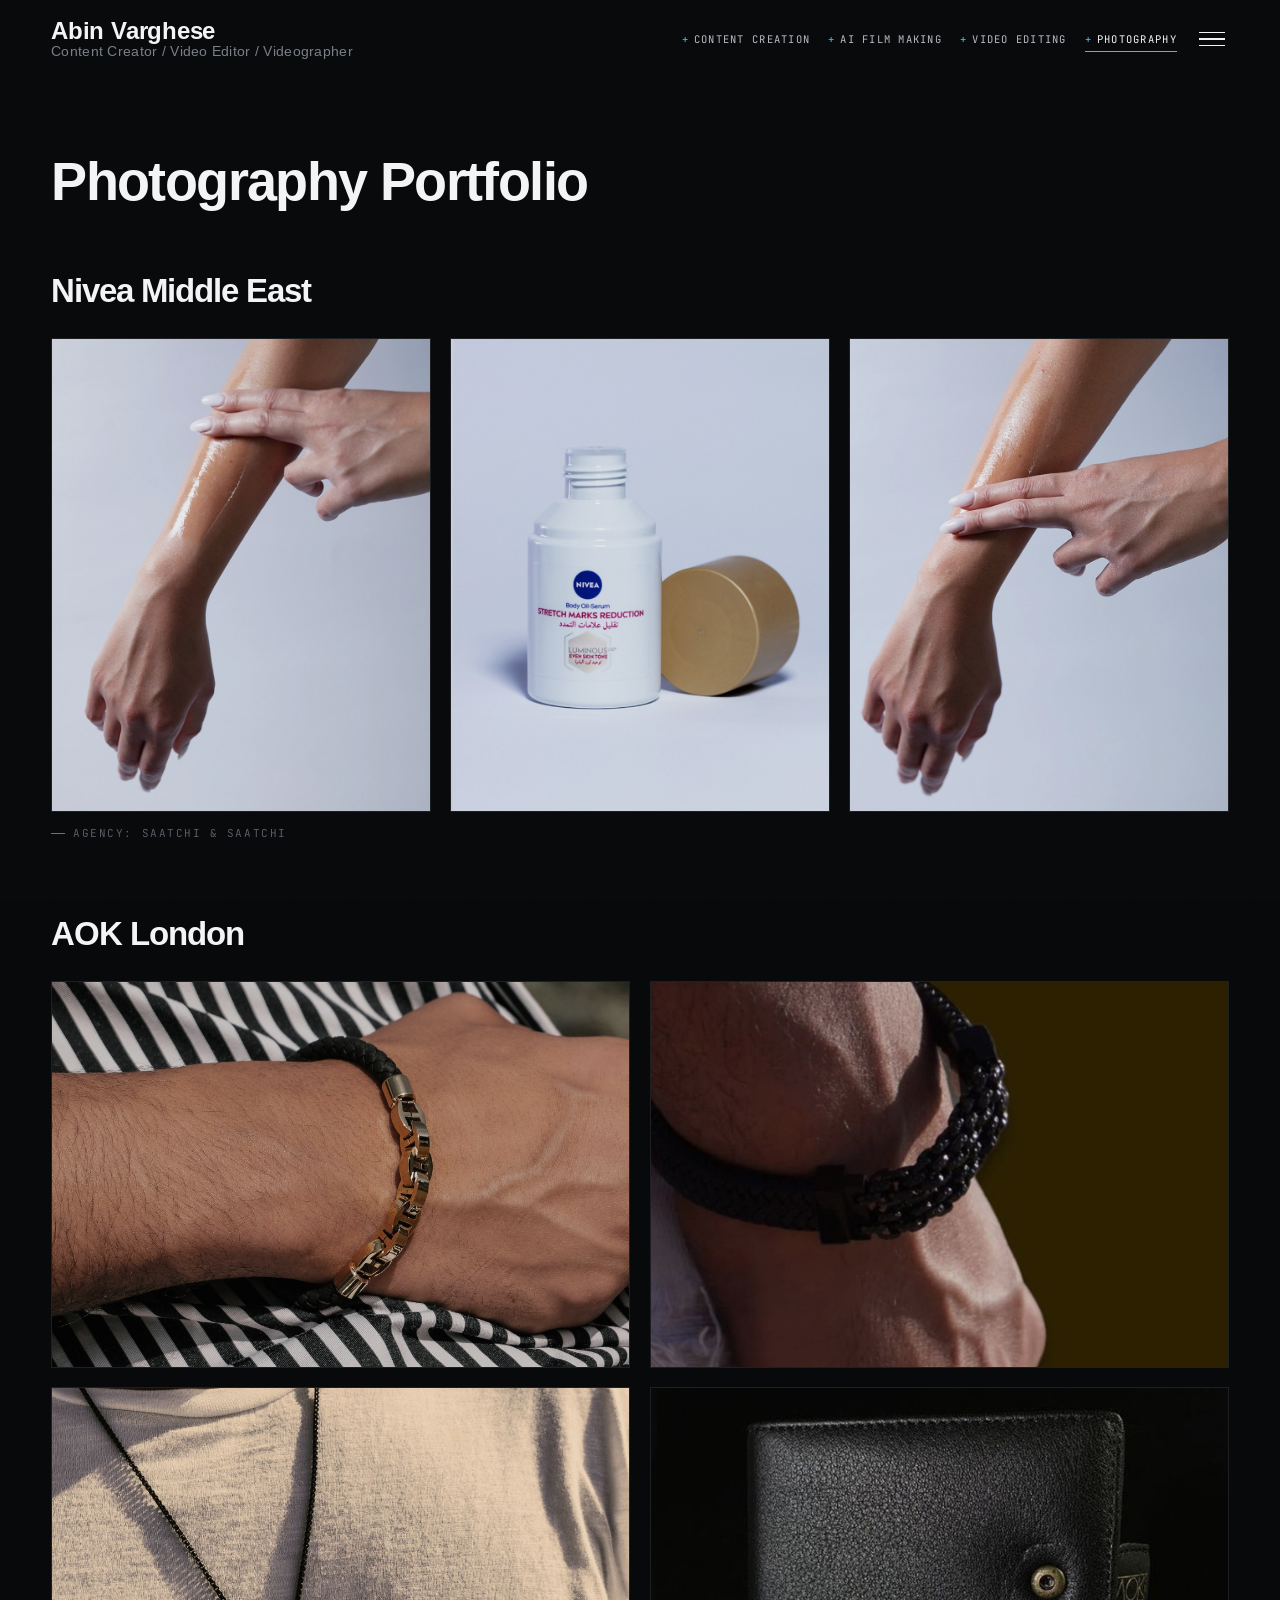
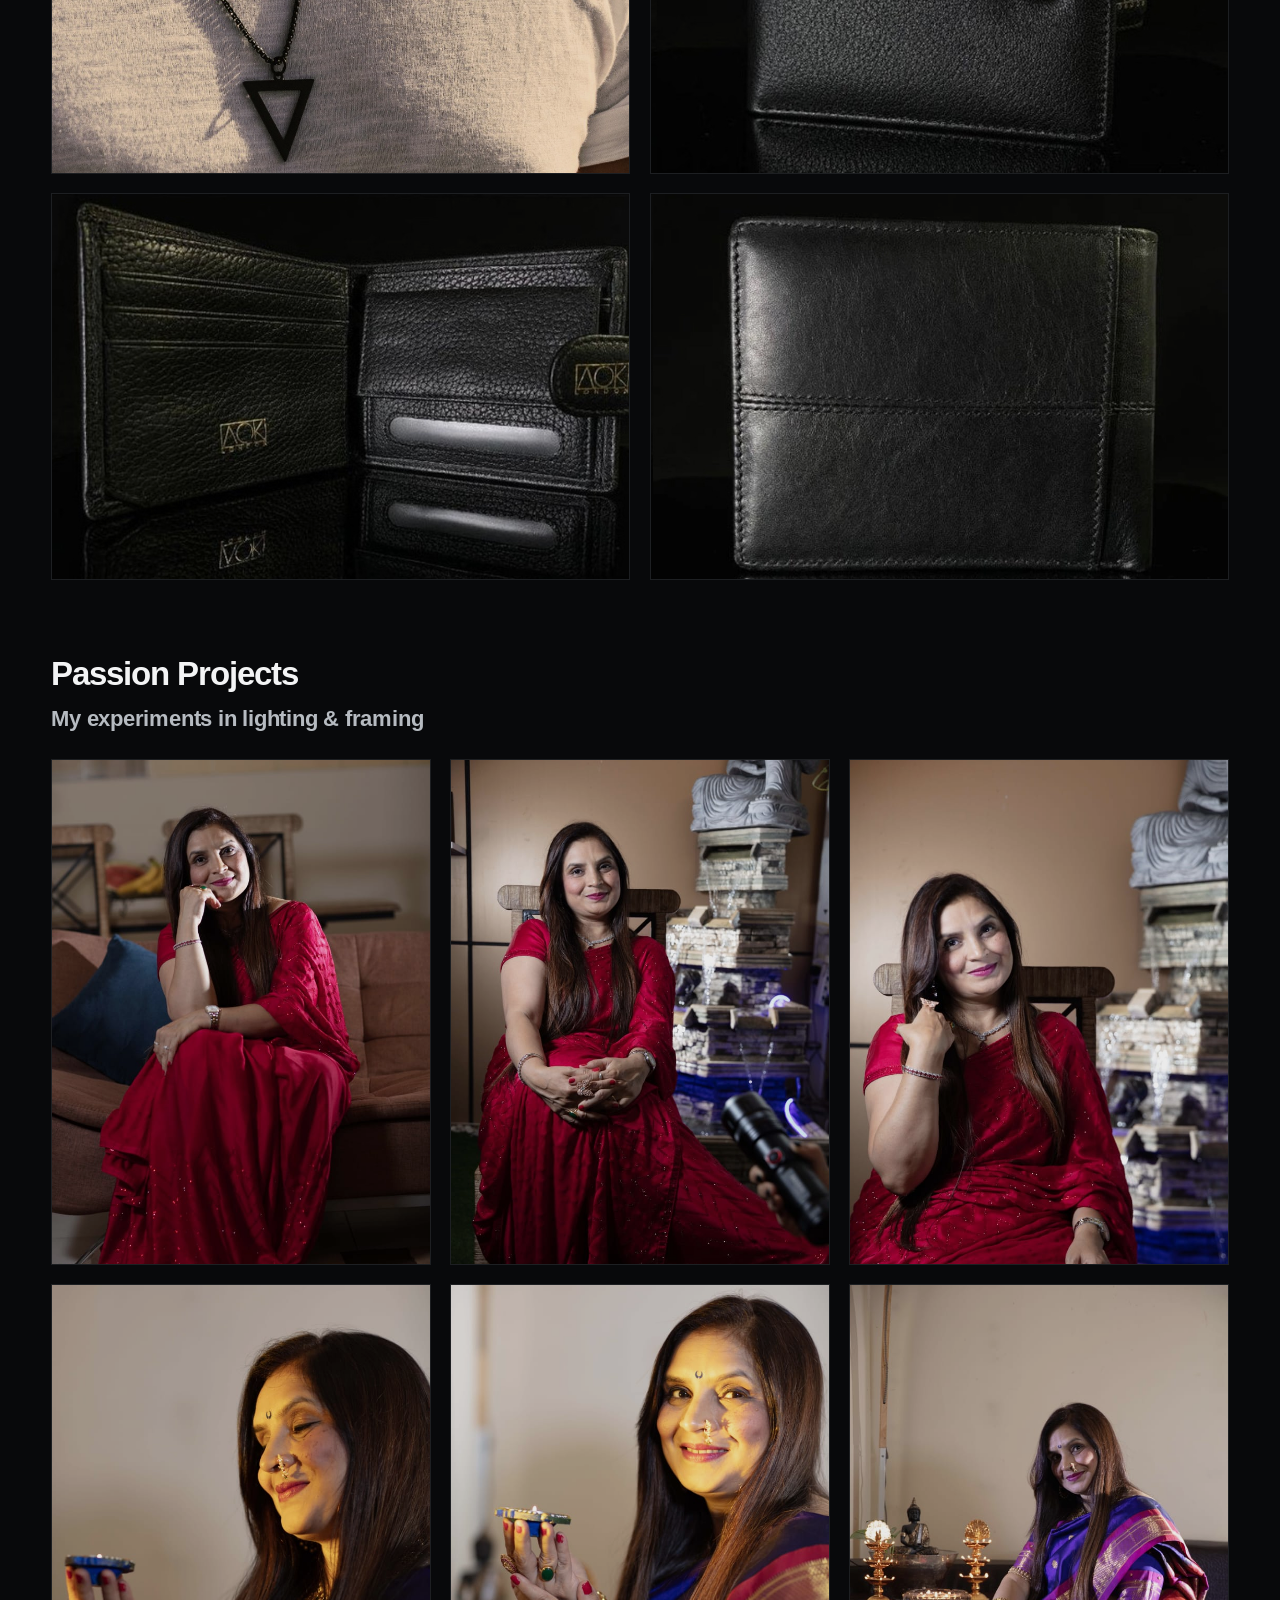
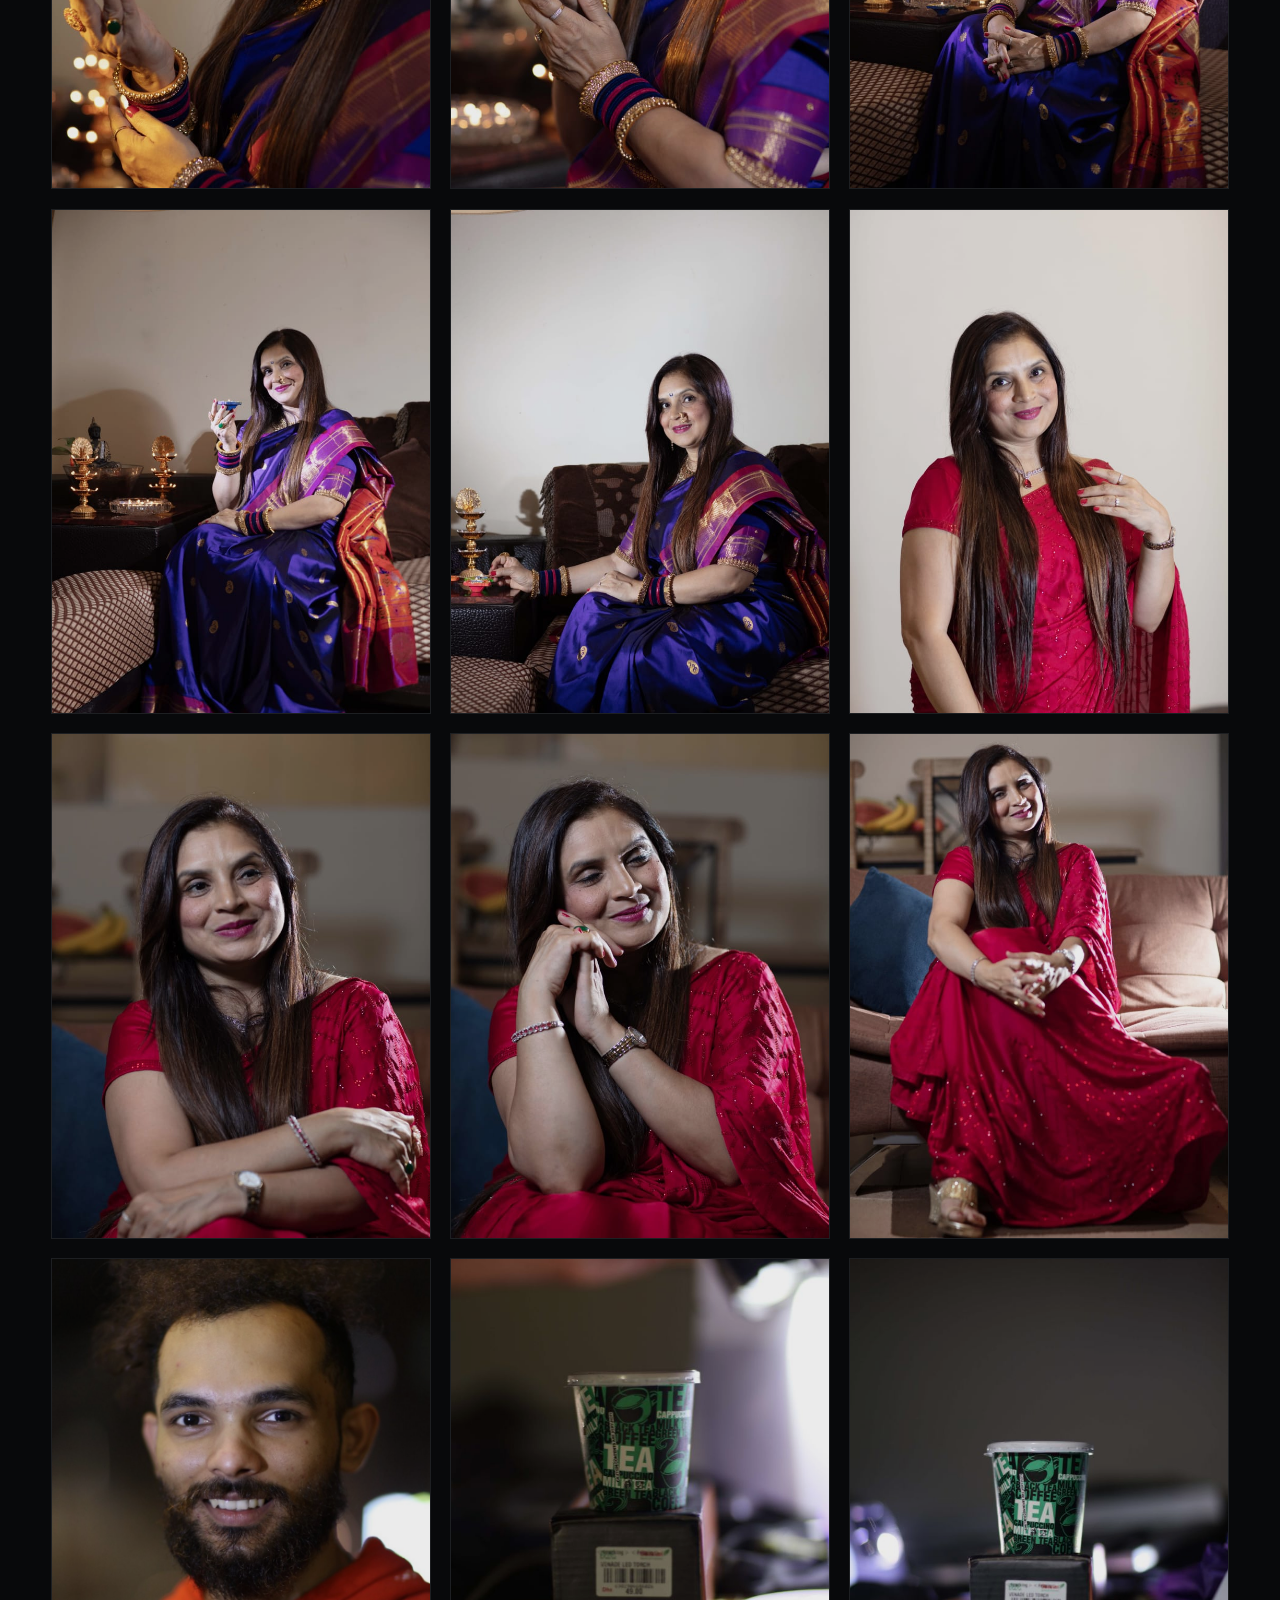
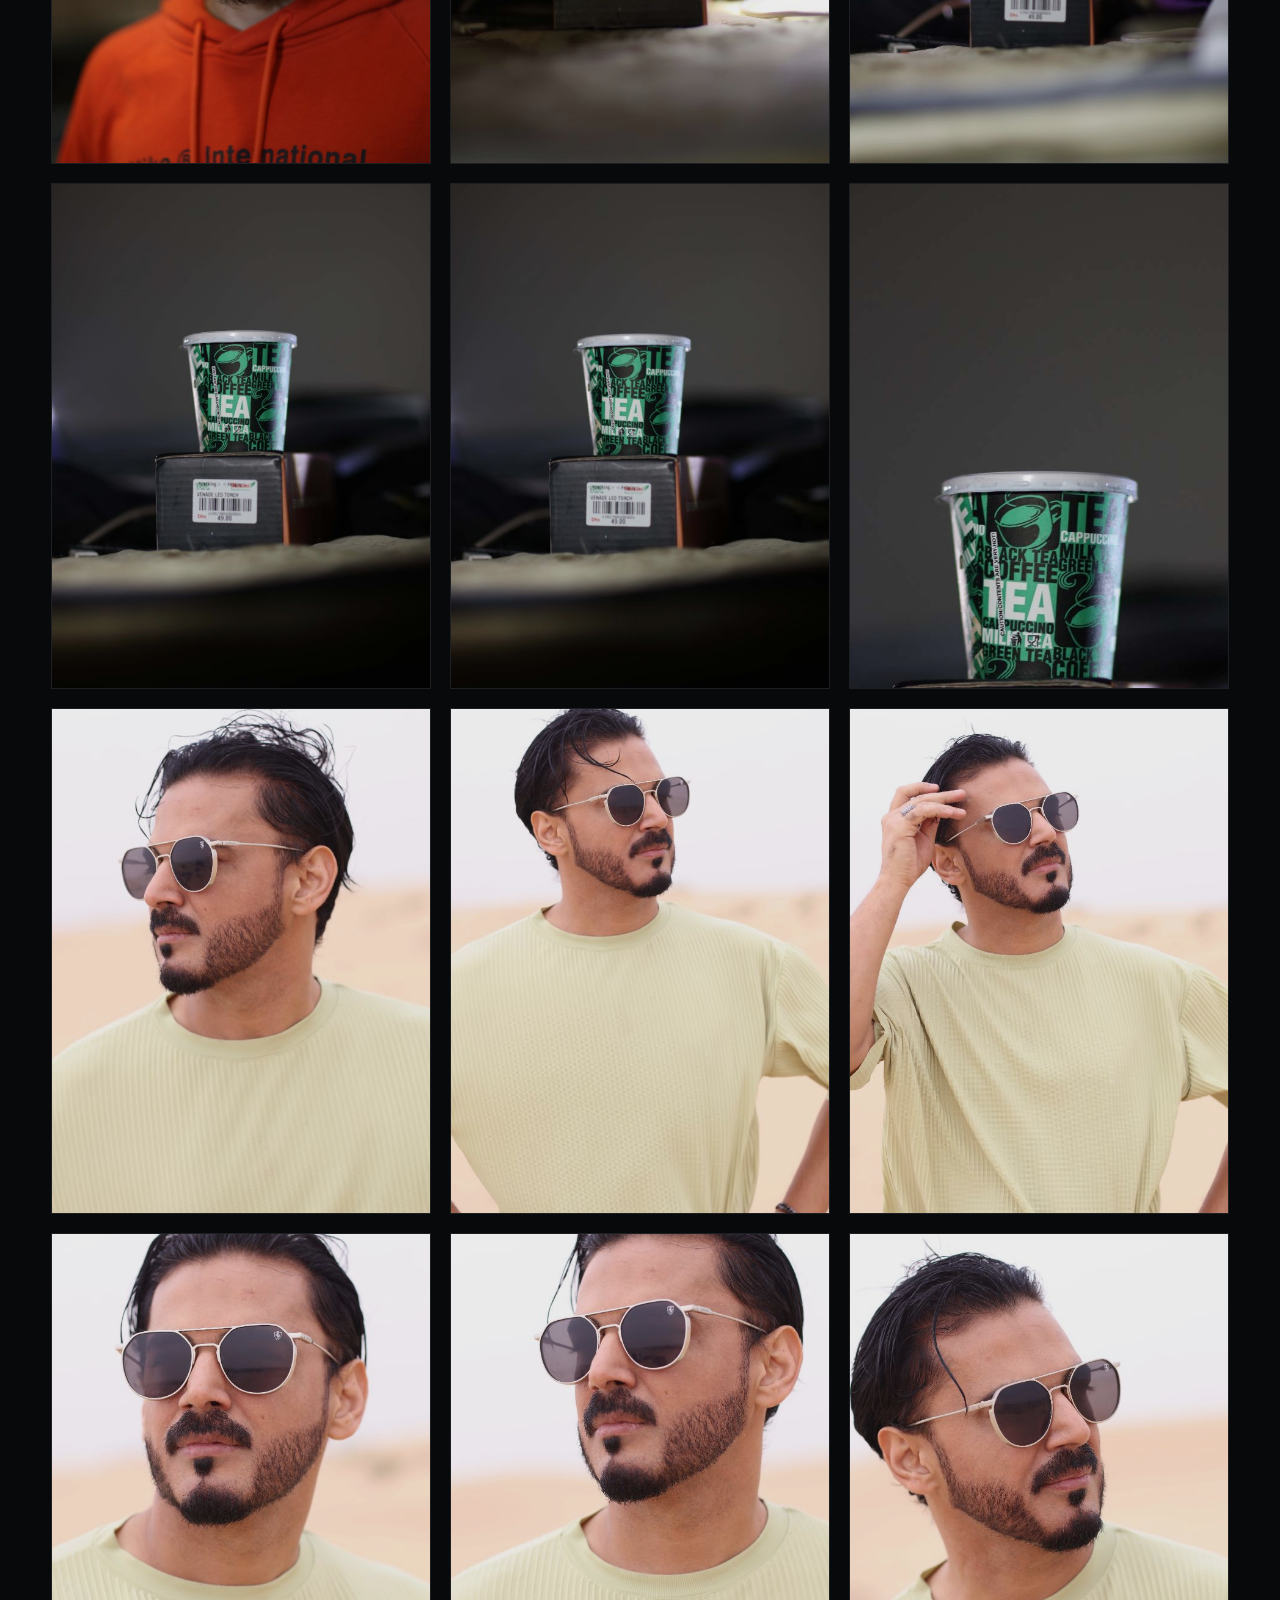
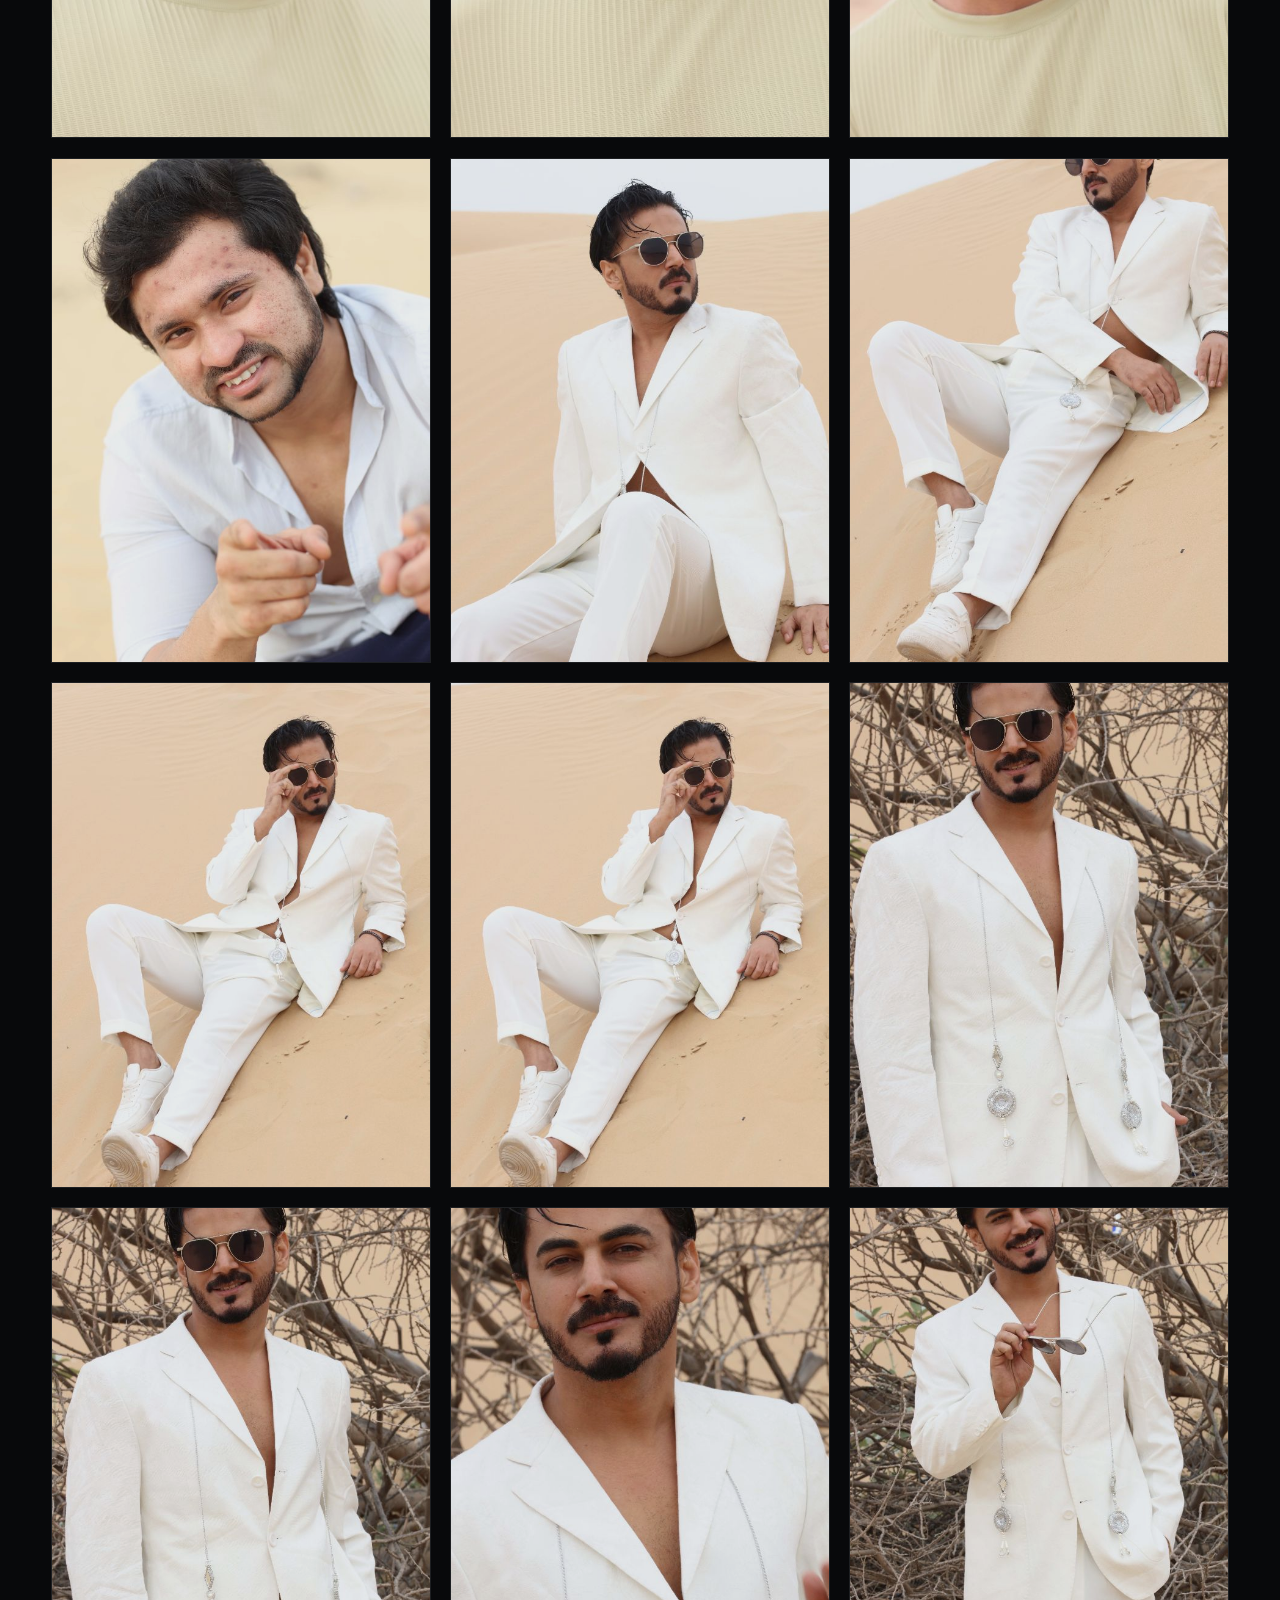
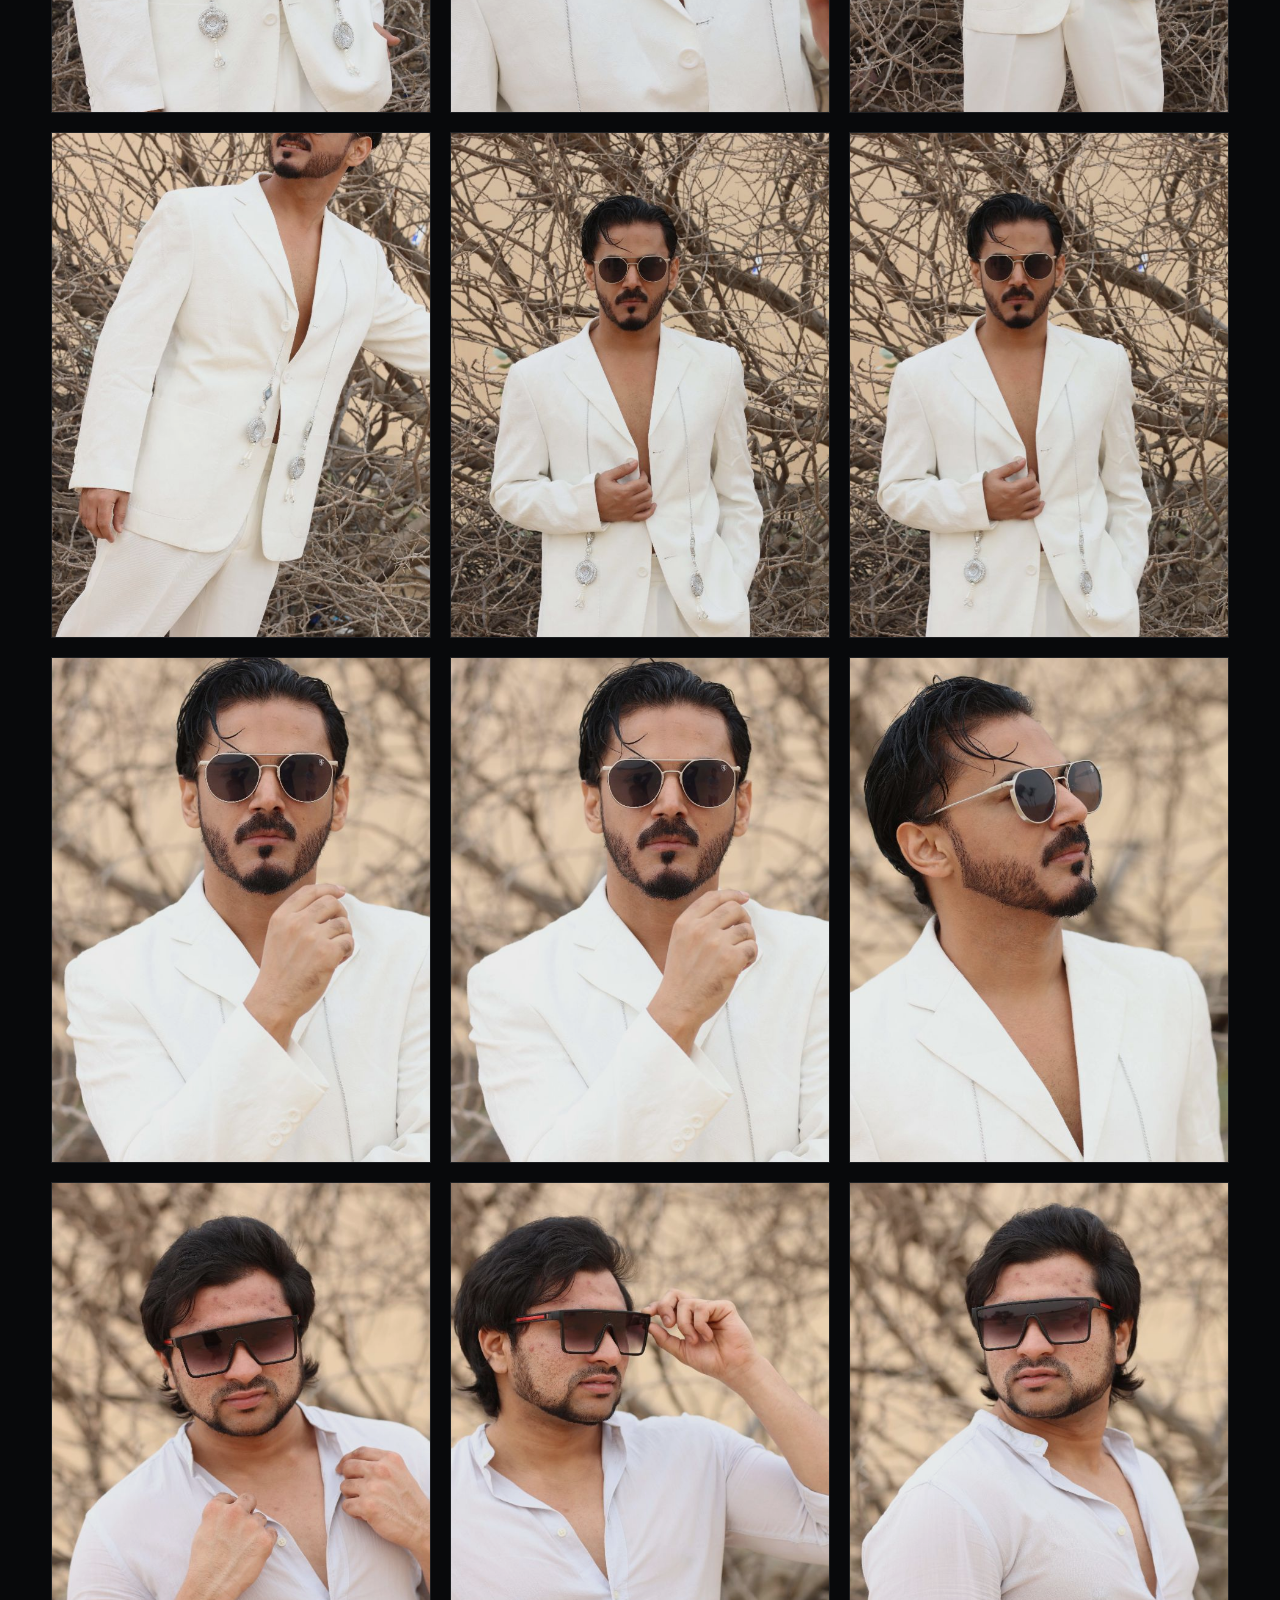
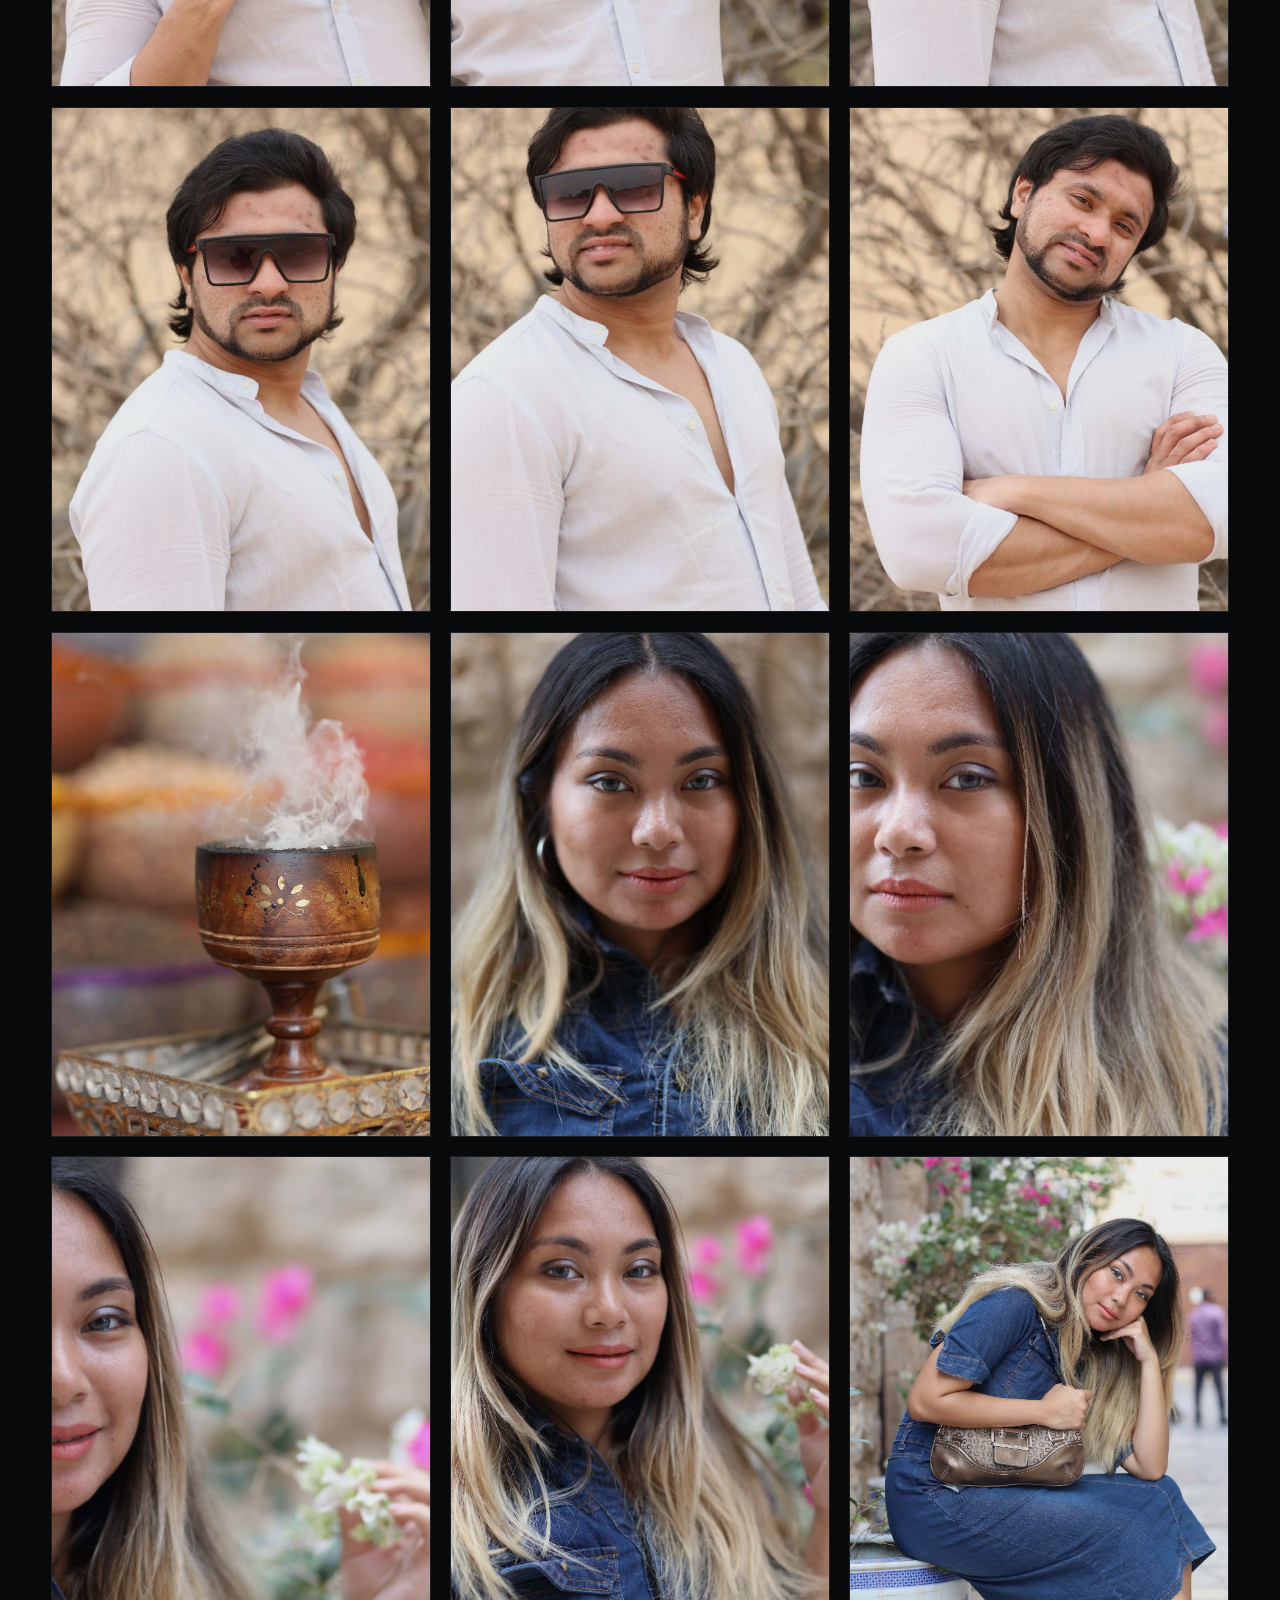
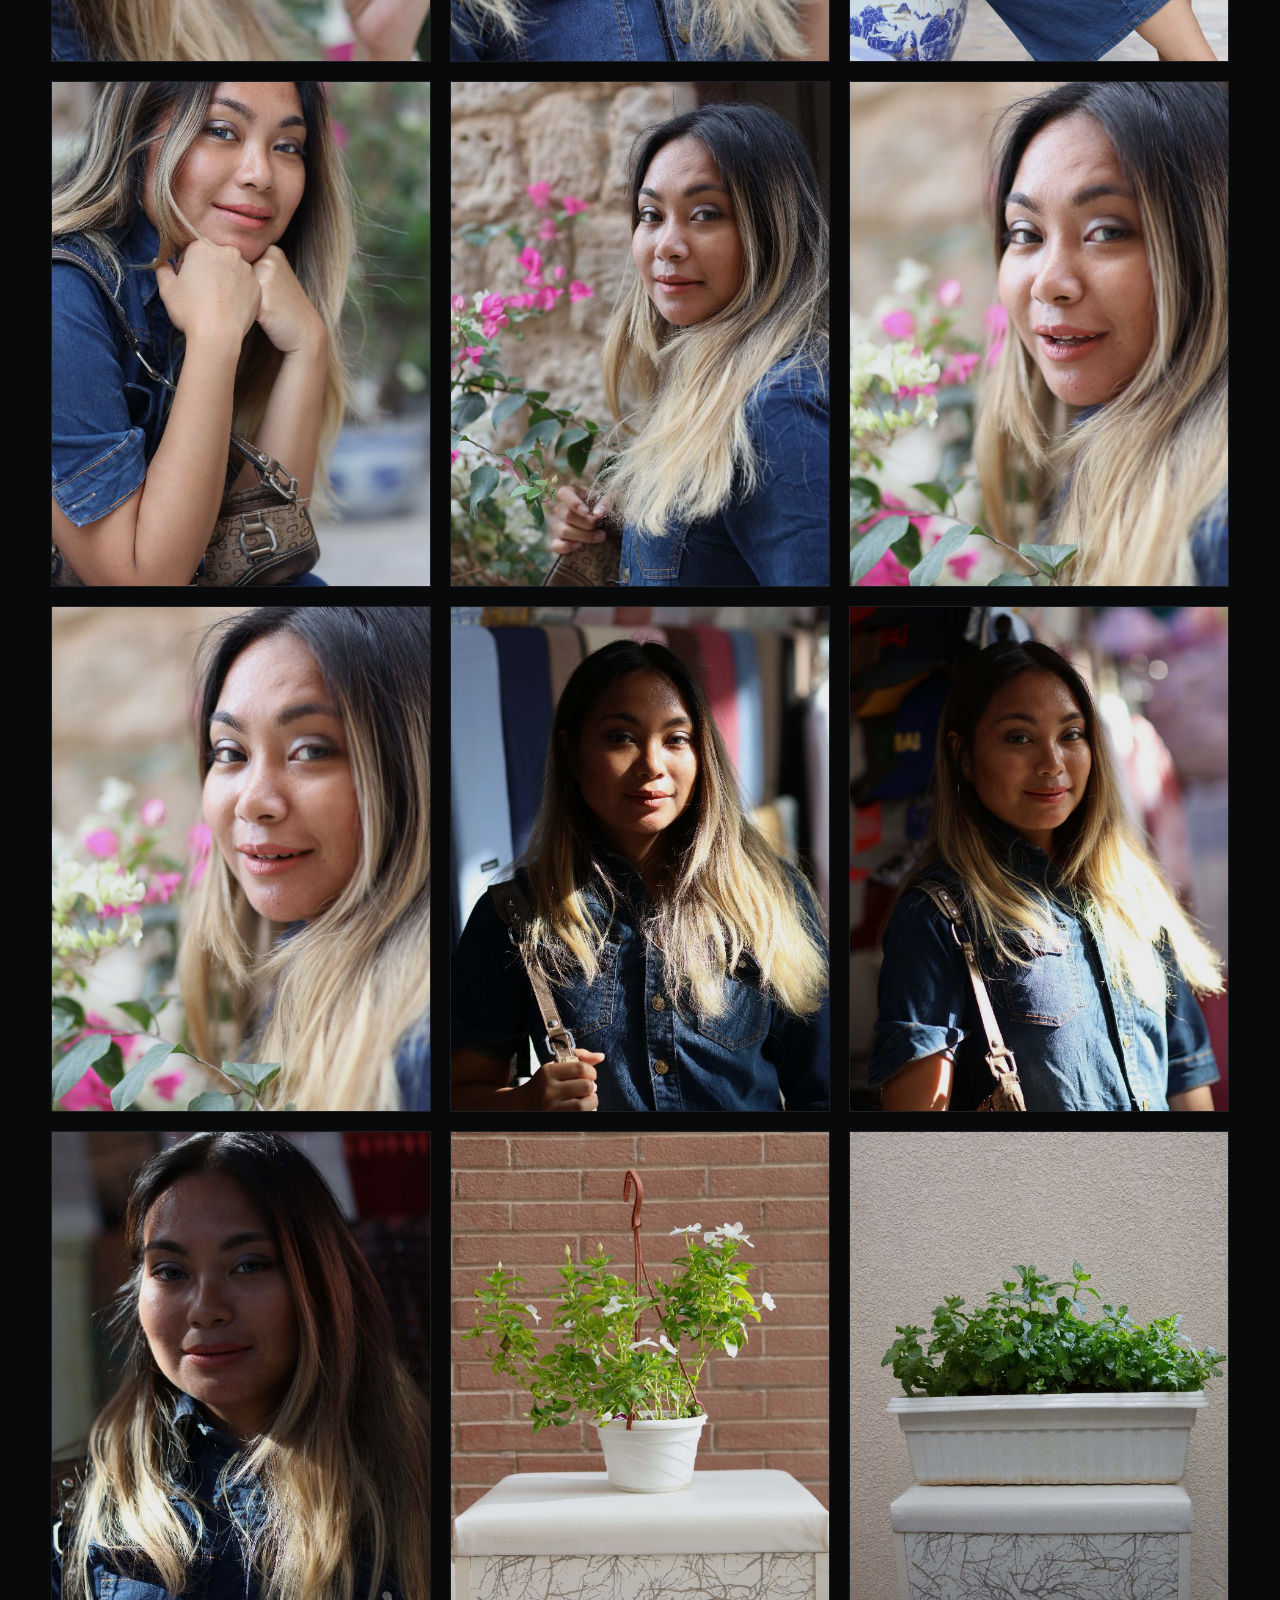
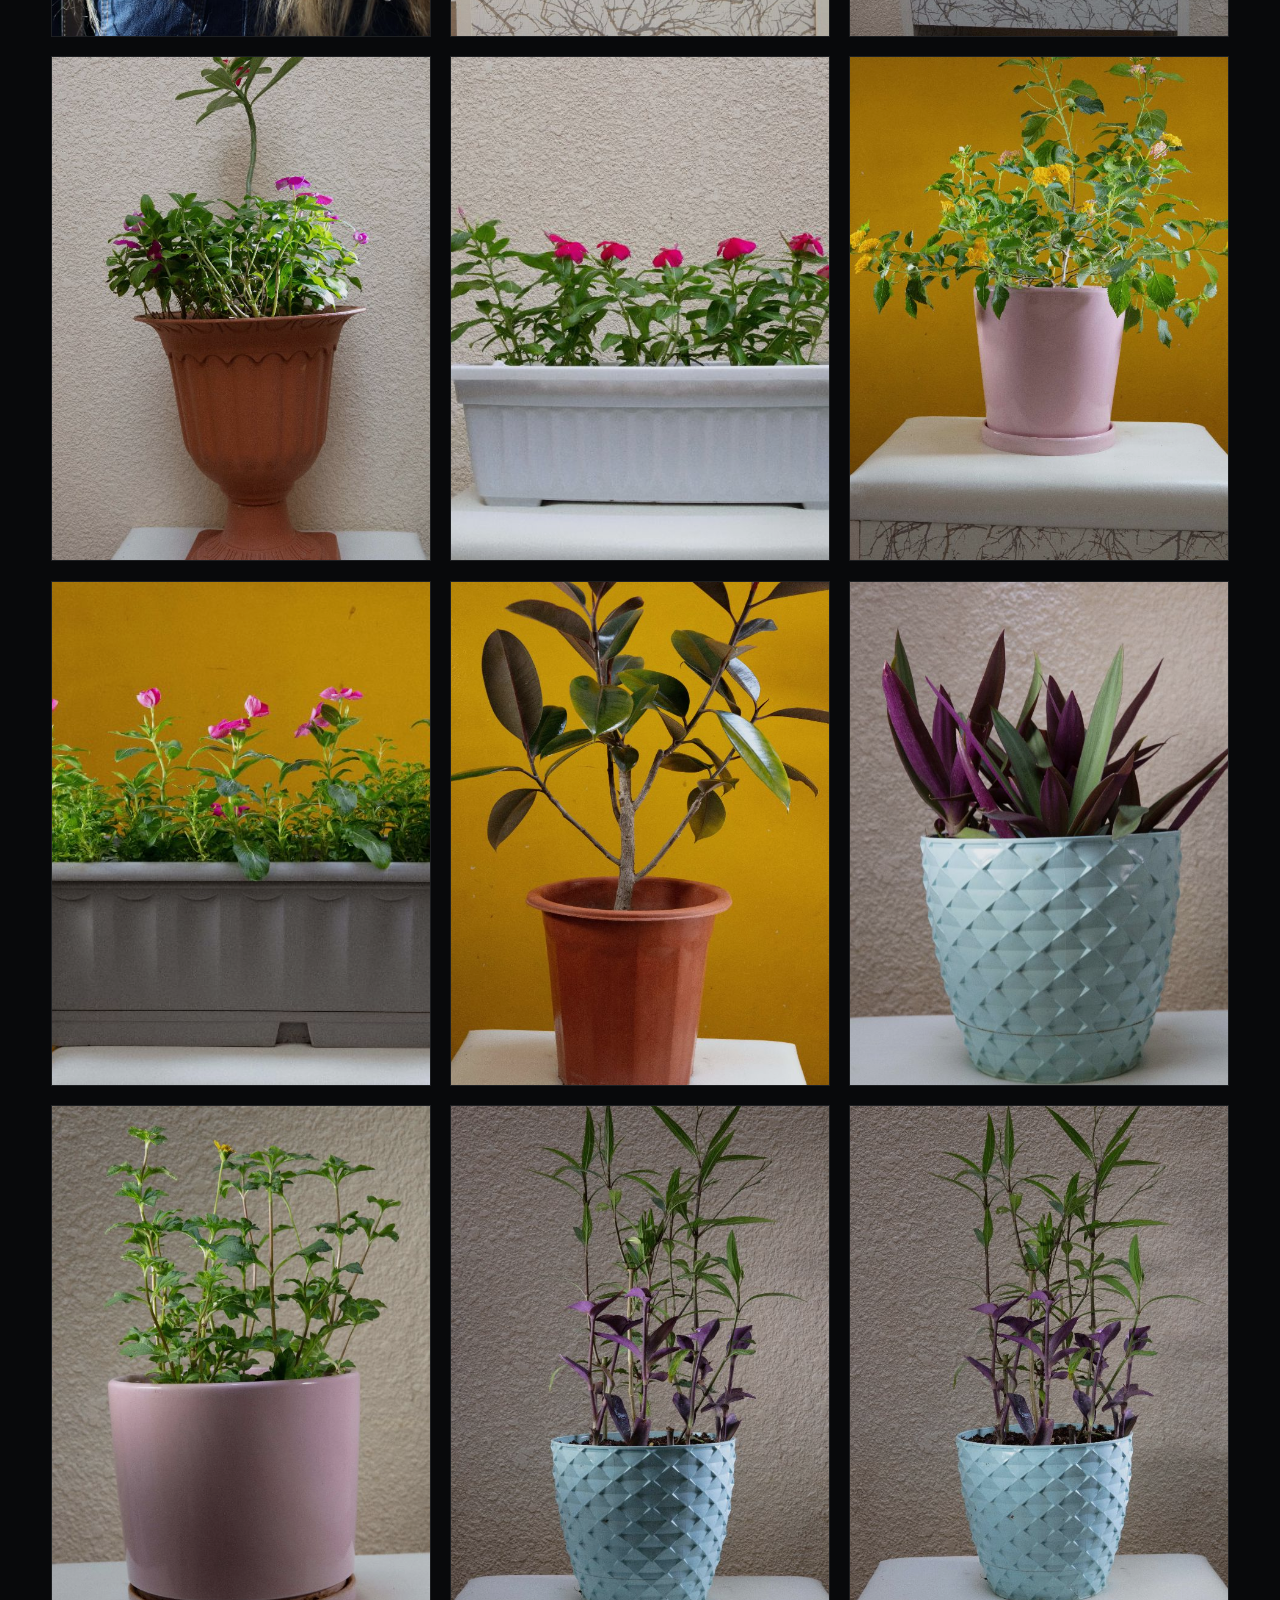
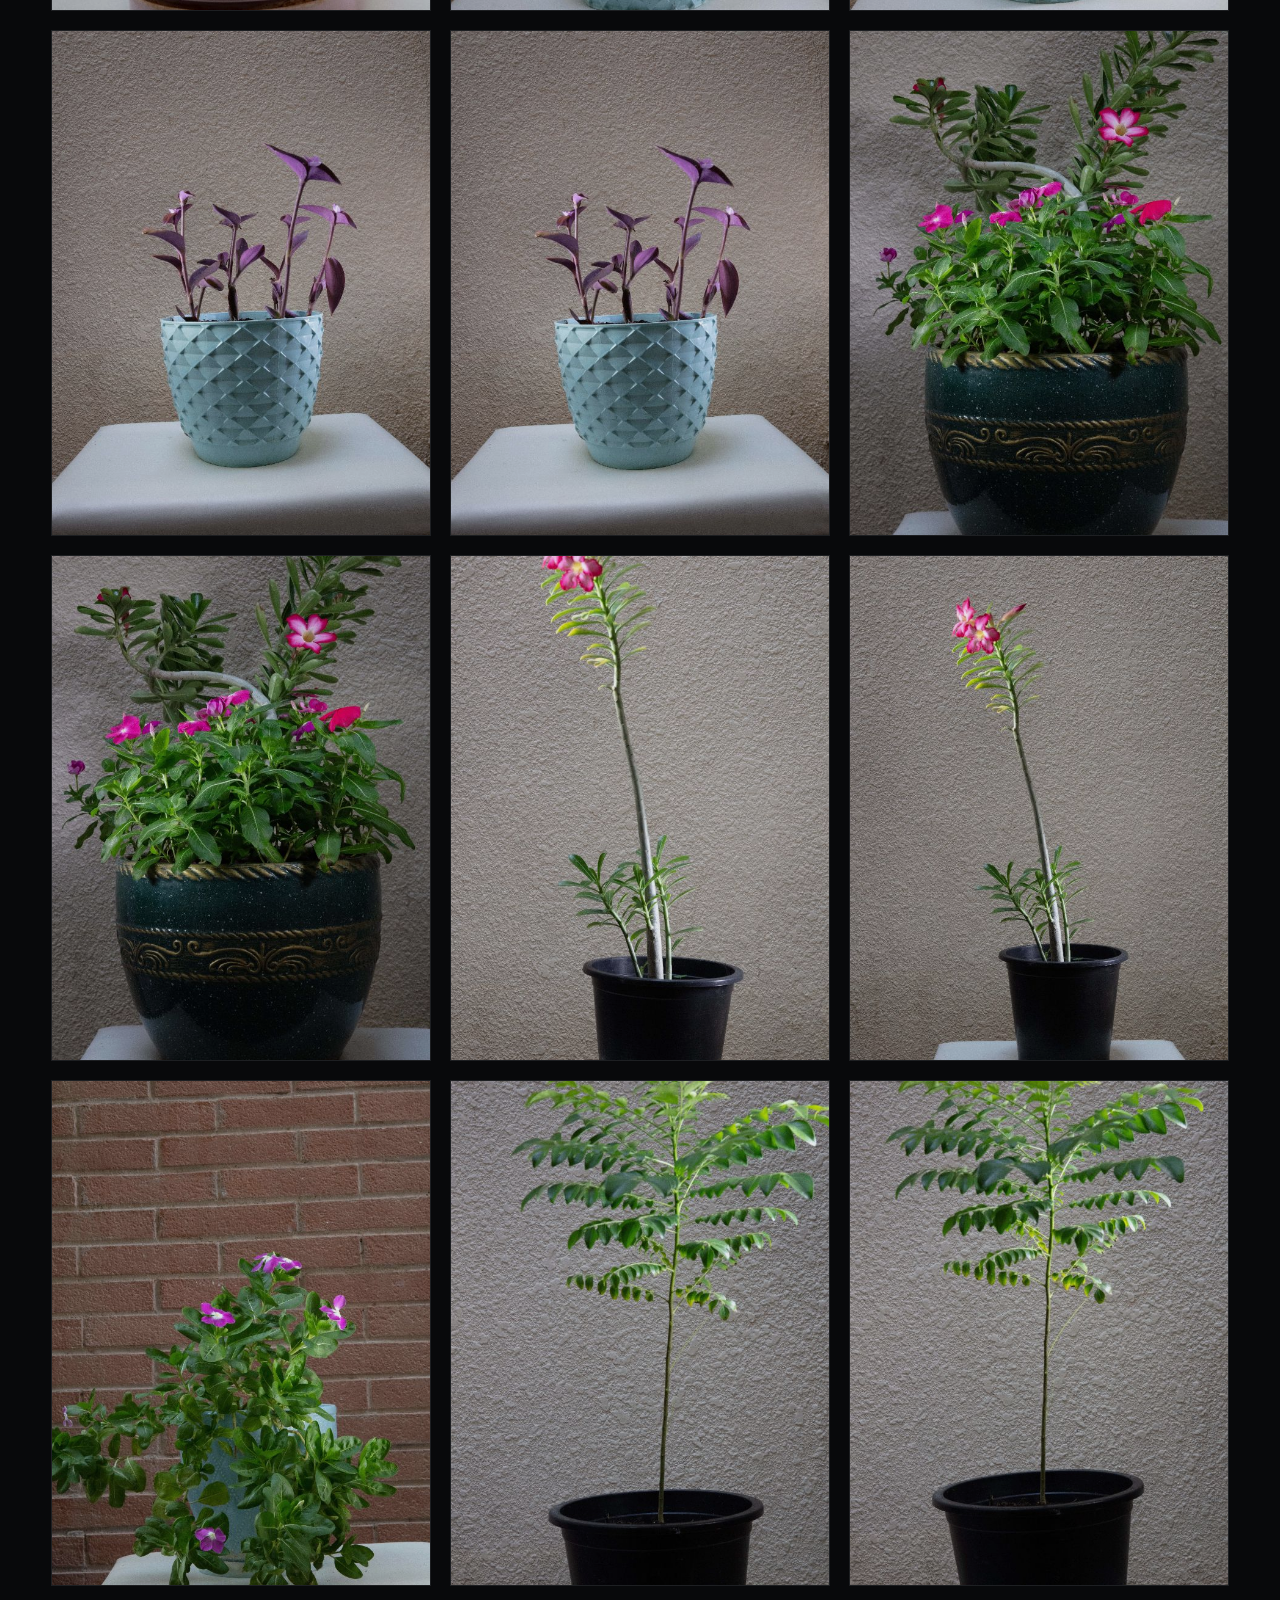
<file: photography.html>
<!DOCTYPE html>
<html lang="en">
<head>
<meta charset="UTF-8">
<meta name="viewport" content="width=device-width, initial-scale=1.0">
<title>Photography — Abin Varghese</title>
<link rel="stylesheet" href="styles.css">
</head>
<body>
<div class="grain-overlay" aria-hidden="true"></div>
<header class="nav"></header>

<!-- ===================== PAGE HEAD ===================== -->
<section class="section--tight bound" data-screen-label="Photography / Header" style="padding-top:clamp(120px,12vw,180px);padding-bottom:clamp(16px,2vw,28px)">
  <div class="work-head" style="display:block;margin-bottom:8px">
    <h2 class="rv in" style="font-size:clamp(28px,4.2vw,58px);line-height:1.04">Photography Portfolio</h2>
  </div>
</section>

<!-- ===================== PHOTO GRID ===================== -->
<section class="section--tight bound" style="padding-top:clamp(20px,2.4vw,40px)">
  <h2 class="clients-title clients-title--sub rv" style="margin-bottom:clamp(20px,2.4vw,36px)">Nivea Middle East</h2>
  <div class="photo-grid photo-grid--3" id="niveaGrid"></div>
  <div class="fp tile__meta rv" style="margin-top:14px">Agency: Saatchi &amp; Saatchi</div>

  <h2 class="clients-title clients-title--sub rv" style="margin-top:clamp(48px,6vw,90px);margin-bottom:clamp(20px,2.4vw,36px)">AOK London</h2>
  <div class="photo-grid" id="photoGrid"></div>

  <h2 class="clients-title clients-title--sub rv" style="margin-top:clamp(48px,6vw,90px);margin-bottom:clamp(8px,1vw,14px)">Passion Projects</h2>
  <h3 class="photo-subhead photo-subhead--plain rv">My experiments in lighting &amp; framing</h3>

  <div class="photo-grid photo-grid--p" id="expGrid"></div>
  <div class="photo-grid photo-grid--h" id="newHGrid" style="margin-top:clamp(14px,1.5vw,26px)"></div>
</section>

<!-- ===================== LIGHTBOX ===================== -->
<div class="lb" id="lightbox" aria-hidden="true">
  <div class="lb__bg" data-close></div>
  <button class="lb__close" data-close>Close <span>✕</span></button>
  <button class="lb__nav lb__prev" data-prev aria-label="Previous">‹</button>
  <img class="lb__img" id="lbImg" alt="">
  <button class="lb__nav lb__next" data-next aria-label="Next">›</button>
  <div class="lb__cap" id="lbCap"></div>
</div>

<footer class="footer"></footer>

<script>window.PAGE='photography';</script>
<script src="site.js"></script>
<script>
(function(){
  // Passion Projects — portrait shoot (deduped)
  var PASSION = ['01','04','08','06','10','13','12','15','16','19','20','21'].map(function(num){
    return {src:'assets/photos/passion-'+num+'.jpg', t:'Portrait', n:'Passion Project'};
  });
  var NIVEA = [
    {src:'assets/photos/nivea-01.jpg', t:'Body Oil-Serum',  n:'Nivea ME', r:'p'},
    {src:'assets/photos/nivea-02.jpg', t:'Application',     n:'Nivea ME', r:'p'},
    {src:'assets/photos/nivea-03.jpg', t:'Product',         n:'Nivea ME', r:'p'}
  ];
  // AOK London — Freelance Photography
  var AOK = [
    {src:'assets/photos/aok-06.jpg', t:'Chain Bracelet',     n:'AOK London'},
    {src:'assets/photos/aok-02.jpg', t:'Braided Bracelet',   n:'AOK London'},
    {src:'assets/photos/aok-03.jpg', t:'Triangle Pendant',   n:'AOK London'},
    {src:'assets/photos/aok-04.jpg', t:'Leather Wallet',     n:'AOK London'},
    {src:'assets/photos/aok-01.jpg', t:'Bifold — Interior',  n:'AOK London'},
    {src:'assets/photos/aok-05.jpg', t:'Bifold — Classic',   n:'AOK London'}
  ];
  // My experiments in lighting & framing
  var EXPER = ['01','02','03','04','05','06','07','08','09','10','11','12'].map(function(num){
    return {src:'assets/photos/exp-'+num+'.jpg', t:'Lighting & Framing', n:'Experiment'};
  });
  var NEWV = ['15'].map(function(num){
    return {src:'assets/photos/new-v'+num+'.jpg', t:'Lighting & Framing', n:'Experiment'};
  });
  var NEWH = ['01','02','03','04','05'].map(function(num){
    return {src:'assets/photos/new-h'+num+'.jpg', t:'Lighting & Framing', n:'Experiment'};
  });
  var LADY = ['01','02','03'].map(function(num){
    return {src:'assets/photos/waterfront-'+num+'.jpg', t:'Lighting & Framing', n:'Experiment'};
  }).concat(['01','02','03'].map(function(num){
    return {src:'assets/photos/lady-'+num+'.jpg', t:'Lighting & Framing', n:'Experiment'};
  })).concat(['01','02','03','04','05','06','07','08','09'].map(function(num){
    return {src:'assets/photos/ladyb-'+num+'.jpg', t:'Lighting & Framing', n:'Experiment'};
  }));
  // Full shoot batch (compressed) — ALL images, in exact folder order
  var SHOOT=[];
  for(var si=1;si<=84;si++){
    var sn=String(si).padStart(3,'0');
    SHOOT.push({src:'assets/photos/sh-'+sn+'.jpg', t:'Photography', n:'Shoot'});
  }
  var PHOTOS = NIVEA.concat(AOK).concat(EXPER).concat(NEWV).concat(SHOOT).concat(LADY).concat(NEWH);
  function render(arr, mount, offset){
    var el=document.getElementById(mount);
    el.innerHTML=arr.map(function(p,i){
      return '<figure class="rv" data-i="'+(offset+i)+'"><div class="pm"><img loading="lazy" src="'+p.src+'" alt="'+p.t+' — '+p.n+'"></div></figure>';
    }).join('');
  }
  var o=0;
  render(NIVEA,'niveaGrid',o); o+=NIVEA.length;
  render(AOK,'photoGrid',o); o+=AOK.length;
  // all portrait experiment images flow in ONE continuous grid (no per-section row breaks)
  var PORTRAIT = EXPER.concat(NEWV).concat(SHOOT).concat(LADY);
  render(PORTRAIT,'expGrid',o); o+=PORTRAIT.length;
  render(NEWH,'newHGrid',o); o+=NEWH.length;
  var grids=['niveaGrid','photoGrid','expGrid','newHGrid'].map(function(id){return document.getElementById(id);});

  // reveal
  var io=new IntersectionObserver(function(es){es.forEach(function(e){if(e.isIntersecting){e.target.classList.add('in');io.unobserve(e.target);}});},{threshold:.06,rootMargin:'0px 0px -5% 0px'});
  grids.forEach(function(g){g.querySelectorAll('.rv').forEach(function(el){io.observe(el);});});

  // lightbox
  var lb=document.getElementById('lightbox'),lbImg=document.getElementById('lbImg'),lbCap=document.getElementById('lbCap'),cur=0;
  function show(i){cur=(i+PHOTOS.length)%PHOTOS.length;lbImg.src=PHOTOS[cur].src;lbImg.alt=PHOTOS[cur].t;}
  function open(i){show(i);lb.classList.add('open');lb.setAttribute('aria-hidden','false');document.documentElement.style.overflow='hidden';}
  function close(){lb.classList.remove('open');lb.setAttribute('aria-hidden','true');document.documentElement.style.overflow='';lbImg.src='';}
  grids.forEach(function(g){g.addEventListener('click',function(e){var f=e.target.closest('figure');if(f)open(+f.getAttribute('data-i'));});});
  lb.addEventListener('click',function(e){if(e.target.hasAttribute('data-close'))close();if(e.target.hasAttribute('data-prev'))show(cur-1);if(e.target.hasAttribute('data-next'))show(cur+1);});
  document.addEventListener('keydown',function(e){if(!lb.classList.contains('open'))return;if(e.key==='Escape')close();if(e.key==='ArrowLeft')show(cur-1);if(e.key==='ArrowRight')show(cur+1);});
})();
</script>
</body>
</html>
</file>
<file: styles.css>
/* ============================================================
   ABIN VARGHESE — Cinematographer + Video Editor
   Dark editorial system. Neo-grotesque + mono fine print.
   ============================================================ */
@import url('https://fonts.googleapis.com/css2?family=Arimo:ital,wght@0,400;0,500;0,600;0,700;1,400&family=JetBrains+Mono:wght@400;500&display=swap');

:root{
  --bg:#08090b;
  --bg-2:#0c0e11;
  --bg-3:#101317;
  --ink:#f3f4f5;
  --ink-2:#b6bbc1;
  --dim:#787e86;
  --dim-2:#565c64;
  --line:rgba(255,255,255,.12);
  --line-soft:rgba(255,255,255,.07);
  --accent:#4db6e8;
  --accent-deep:#2f93c4;
  --grotesk:"Helvetica Neue","Arimo",Arial,sans-serif;
  --mono:"JetBrains Mono",ui-monospace,monospace;
  --pad:clamp(20px,4vw,64px);
  --maxw:1680px;
}

*{margin:0;padding:0;box-sizing:border-box}
html{-webkit-font-smoothing:antialiased;text-rendering:optimizeLegibility;scroll-behavior:smooth}
#selected-work{scroll-margin-top:96px}
body{
  background:var(--bg);
  color:var(--ink);
  font-family:var(--grotesk);
  font-weight:400;
  line-height:1.4;
  overflow-x:hidden;
  letter-spacing:-.01em;
}
::selection{background:var(--accent);color:#04181f}
a{color:inherit;text-decoration:none}
img{display:block;width:100%;height:100%;object-fit:cover}
.grain-overlay{
  position:fixed;inset:0;z-index:9999;pointer-events:none;opacity:.04;
  background-image:url("data:image/svg+xml,%3Csvg xmlns='http://www.w3.org/2000/svg' width='120' height='120'%3E%3Cfilter id='n'%3E%3CfeTurbulence type='fractalNoise' baseFrequency='.9' numOctaves='2'/%3E%3C/filter%3E%3Crect width='100%25' height='100%25' filter='url(%23n)'/%3E%3C/svg%3E");
  mix-blend-mode:overlay;
}

/* ---------- fine print ---------- */
.fp{
  font-family:var(--mono);
  font-size:11px;
  font-weight:400;
  letter-spacing:.14em;
  text-transform:uppercase;
  color:var(--dim);
}
.fp-ink{color:var(--ink-2)}
.fp-accent{color:var(--accent)}
.label{
  font-family:var(--mono);font-size:10.5px;letter-spacing:.22em;
  text-transform:uppercase;color:var(--dim-2);
}

/* ---------- nav ---------- */
.nav{
  position:fixed;top:0;left:0;right:0;z-index:200;
  display:flex;justify-content:space-between;align-items:center;
  gap:24px;padding:18px var(--pad);
  transition:background .4s ease,backdrop-filter .4s ease,border-color .4s ease,padding .4s ease;
  border-bottom:1px solid transparent;
}
.nav.scrolled{
  background:rgba(8,9,11,.72);backdrop-filter:blur(14px) saturate(120%);
  border-bottom:1px solid var(--line-soft);padding-top:14px;padding-bottom:14px;
}
.nav__brand{display:flex;flex-direction:column;line-height:1.1;font-weight:600;font-size:24px;letter-spacing:-.01em}
.nav__brand span:last-child{color:var(--dim);font-weight:400;font-size:14px;letter-spacing:.02em}
.nav__center{display:flex;align-items:center;gap:14px}
.barcode{display:flex;align-items:center;gap:3px;height:14px}
.barcode i{display:block;width:3px;height:100%;background:var(--accent);opacity:.55;transform-origin:center;animation:bar 1.8s ease-in-out infinite}
@keyframes bar{0%,100%{transform:scaleY(.35);opacity:.4}50%{transform:scaleY(1);opacity:.9}}
.nav__menu{display:flex;justify-content:flex-end;align-items:center;gap:18px}
.nav__actions{display:flex;align-items:center;gap:22px}
.nav__sep{width:1px;height:12px;background:var(--line);flex:none}
/* hamburger */
.nav__burger{display:flex;flex-direction:column;justify-content:center;gap:5px;width:30px;height:30px;cursor:pointer;background:transparent;border:none;padding:0;position:relative}
.nav__burger span{display:block;width:26px;height:1.5px;background:var(--ink);transition:transform .35s cubic-bezier(.2,.7,.2,1),opacity .25s;transform-origin:center}
.nav__burger.is-active span{background:var(--accent)}
.nav__burger:hover span{background:var(--accent)}
.nav__burger.open span:nth-child(1){transform:translateY(6.5px) rotate(45deg)}
.nav__burger.open span:nth-child(2){opacity:0}
.nav__burger.open span:nth-child(3){transform:translateY(-6.5px) rotate(-45deg)}
.nav__menu a{
  font-family:var(--mono);font-size:10.5px;letter-spacing:.12em;text-transform:uppercase;
  color:var(--ink-2);position:relative;padding:4px 0;transition:color .25s;white-space:nowrap;
}
.nav__menu a .plus{color:var(--accent);margin-right:5px}
.nav__menu a::after{content:"";position:absolute;left:0;right:100%;bottom:-2px;height:1px;background:var(--accent);transition:right .35s cubic-bezier(.2,.7,.2,1)}
.nav__menu a:hover{color:var(--ink)}
.nav__menu a:hover::after,.nav__menu a.active::after{right:0}
.nav__menu a.active{color:var(--ink)}

/* ---------- slide-out menu (About / Contact) ---------- */
.navmenu{position:fixed;inset:0;z-index:300;pointer-events:none}
.navmenu.open{pointer-events:auto}
.navmenu__bg{position:absolute;inset:0;background:rgba(4,5,7,.6);backdrop-filter:blur(6px);opacity:0;transition:opacity .4s ease}
.navmenu.open .navmenu__bg{opacity:1}
.navmenu__panel{position:absolute;top:0;right:0;height:100%;width:min(440px,90vw);
  background:var(--bg-2);border-left:1px solid var(--line);
  padding:clamp(22px,3vw,34px) clamp(24px,3vw,40px);
  display:flex;flex-direction:column;
  transform:translateX(100%);transition:transform .5s cubic-bezier(.16,1,.3,1)}
.navmenu.open .navmenu__panel{transform:none}
.navmenu__head{display:flex;justify-content:space-between;align-items:center;margin-bottom:auto}
.navmenu__close{cursor:pointer;background:transparent;border:1px solid var(--line);color:var(--ink-2);
  font-family:var(--mono);font-size:11px;letter-spacing:.14em;text-transform:uppercase;padding:9px 14px;display:inline-flex;gap:8px;align-items:center;transition:.28s}
.navmenu__close span{color:var(--accent)}
.navmenu__close:hover{border-color:var(--accent);color:var(--ink)}
.navmenu__links{display:flex;flex-direction:column;padding:clamp(24px,5vw,48px) 0}
.navmenu__links a{display:flex;align-items:baseline;gap:16px;padding:clamp(14px,2vw,22px) 0;border-top:1px solid var(--line-soft);
  font-size:clamp(34px,6vw,60px);font-weight:600;letter-spacing:-.03em;line-height:1;color:var(--ink);transition:color .3s,padding .3s;position:relative}
.navmenu__links a:last-child{border-bottom:1px solid var(--line-soft)}
.navmenu__i{display:none;font-family:var(--mono);font-size:11px;font-weight:400;letter-spacing:.14em;color:var(--accent);align-self:flex-start;margin-top:6px}
.navmenu__links a.navmenu__work{display:none}
.navmenu__ar{margin-left:auto;font-size:.4em;color:var(--dim);transition:.3s}
.navmenu__links a:hover{color:var(--accent);padding-left:10px}
.navmenu__links a:hover .navmenu__ar{color:var(--accent);transform:translate(3px,-3px)}
.navmenu__links a.active{color:var(--accent)}
.navmenu__foot{margin-top:auto;display:flex;flex-direction:column;gap:8px;padding-top:24px;border-top:1px solid var(--line-soft)}
.navmenu__sub{display:none;flex-direction:column;gap:2px;padding-bottom:8px}
.navmenu__sub .label{margin-bottom:8px}
.navmenu__sub a{font-family:var(--mono);font-size:13px;letter-spacing:.04em;color:var(--ink-2);padding:7px 0;transition:color .25s,padding .25s}
.navmenu__sub a:hover{color:var(--accent);padding-left:8px}
.navmenu__sub a.active{color:var(--accent)}
.navmenu__mail{font-size:clamp(15px,1.4vw,18px);font-weight:500;color:var(--ink-2);transition:color .3s;word-break:break-word}
.navmenu__mail:hover{color:var(--accent)}
@media (prefers-reduced-motion:reduce){.navmenu__panel,.navmenu__bg{transition:none}}

/* ---------- layout primitives ---------- */
.section{padding:clamp(80px,10vw,160px) var(--pad)}
.section--tight{padding:clamp(48px,6vw,90px) var(--pad)}
.bound{max-width:var(--maxw);margin:0 auto}
.eyebrow{display:flex;align-items:baseline;gap:12px;margin-bottom:36px}
.eyebrow .idx{color:var(--accent)}
.rule{height:1px;background:var(--line);width:100%}

/* ---------- hero ---------- */
.hero{position:relative;height:100svh;min-height:640px;overflow:hidden;display:flex;flex-direction:column;justify-content:flex-end}
.hero__media{position:absolute;inset:-8% 0 -8% 0;will-change:transform}
.hero__media img{transform:scale(1.06);animation:heroZoom 18s ease-out forwards}
.hero__media video{width:100%;height:100%;object-fit:cover;display:block}
/* mobile: show the full horizontal video frame (no zoom/crop), letterboxed */
@media (max-width:720px){
  .hero__media{inset:0}
  .hero__media video{object-fit:contain;background:#000}
}
.sound-toggle{margin-top:14px;display:inline-flex;align-items:center;gap:10px;cursor:pointer;
  background:rgba(8,9,11,.35);backdrop-filter:blur(6px);border:1px solid var(--line);
  padding:9px 14px;color:var(--ink-2);font-family:var(--mono);font-size:10.5px;letter-spacing:.18em;text-transform:uppercase;
  transition:.3s;border-radius:2px}
.sound-toggle:hover{border-color:var(--accent);color:var(--ink)}
.sound-toggle.on{border-color:var(--accent);color:var(--ink)}
.sound-toggle__bars{display:inline-flex;align-items:flex-end;gap:2.5px;height:13px}
.sound-toggle__bars i{width:2.5px;height:30%;background:var(--accent);opacity:.5;border-radius:1px;transition:opacity .3s}
.sound-toggle.on .sound-toggle__bars i{opacity:.95;animation:sbar 1s ease-in-out infinite}
.sound-toggle.on .sound-toggle__bars i:nth-child(2){animation-delay:.18s}
.sound-toggle.on .sound-toggle__bars i:nth-child(3){animation-delay:.36s}
.sound-toggle.on .sound-toggle__bars i:nth-child(4){animation-delay:.1s}
@keyframes sbar{0%,100%{height:25%}50%{height:100%}}
@keyframes heroZoom{to{transform:scale(1)}}
.hero__scrim{position:absolute;inset:0;background:
  linear-gradient(180deg,rgba(8,9,11,.55) 0%,rgba(8,9,11,.05) 26%,rgba(8,9,11,.15) 60%,rgba(8,9,11,.92) 100%);}
.hero__scrim-2{position:absolute;inset:0;background:radial-gradient(120% 80% at 80% 0%,rgba(77,182,232,.10),transparent 55%)}
.hero__inner{position:relative;padding:0 var(--pad) clamp(36px,5vw,72px);max-width:var(--maxw);margin:0 auto;width:100%}
.hero__title{
  font-weight:600;letter-spacing:-.04em;line-height:.92;
  font-size:clamp(40px,8.6vw,150px);text-wrap:balance;
}
.hero__title .plus{color:var(--accent);font-weight:400;letter-spacing:-.06em}
.hero__title .l2{color:var(--ink)}
.hero__meta{display:flex;flex-wrap:wrap;justify-content:space-between;gap:24px;align-items:flex-end;margin-top:clamp(22px,3vw,40px)}
.hero__meta p{max-width:42ch;color:var(--ink-2);font-size:clamp(14px,1.1vw,17px);line-height:1.5}
.scroll-cue{position:absolute;left:var(--pad);bottom:clamp(36px,5vw,72px);display:none}
.hero__corner{position:absolute;top:96px;right:var(--pad);text-align:right;display:flex;flex-direction:column;gap:6px;z-index:5}

/* ---------- work grid ---------- */
.work-head{display:flex;justify-content:space-between;align-items:flex-end;flex-wrap:wrap;gap:20px;margin-bottom:clamp(28px,3vw,52px)}
.work-head h2{font-size:clamp(30px,4vw,64px);font-weight:600;letter-spacing:-.03em;line-height:1}
.work-head h2 sup{font-size:.34em;color:var(--accent);font-weight:500;vertical-align:super;font-family:var(--mono)}

.grid{display:grid;grid-template-columns:repeat(12,1fr);gap:clamp(14px,1.5vw,26px)}
.tile{position:relative;cursor:pointer;display:flex;flex-direction:column;background:transparent}
.tile__media{position:relative;width:100%;overflow:hidden;background:var(--bg-2);border:1px solid var(--line-soft)}
.tile__media img{transition:transform 1.1s cubic-bezier(.16,1,.3,1),filter .6s;transform:scale(1.02);filter:saturate(.92) brightness(.92)}
.tile:hover .tile__media img{transform:scale(1.07);filter:saturate(1.05) brightness(1)}
.tile__grade{position:absolute;inset:0;background:linear-gradient(180deg,rgba(6,7,9,.45),transparent 30%,transparent 70%,rgba(6,7,9,.35));opacity:.85;transition:opacity .5s}
.tile__top{position:absolute;top:0;left:0;right:0;display:flex;justify-content:space-between;align-items:flex-start;padding:14px 16px;z-index:3;opacity:0;transform:translateY(-6px);transition:.45s cubic-bezier(.2,.7,.2,1)}
.tile:hover .tile__top{opacity:1;transform:none}
.tile__caption{display:flex;flex-direction:column;gap:5px;padding:13px 2px 2px}
/* tile preview (hover / touch to play) */
.tile__preview{position:absolute;inset:0;z-index:2;overflow:hidden;pointer-events:none;background:#000;opacity:0;transition:opacity .45s ease}
.tile__preview.on{opacity:1}
.tile__preview iframe{position:absolute;top:50%;left:50%;transform:translate(-50%,-50%);border:0}
.grid--h .tile__preview iframe,.mixrow--h .tile__preview iframe{width:100%;height:auto;min-height:100%;aspect-ratio:16/9}
.grid--v .tile__preview iframe,.mixrow--v .tile__preview iframe{height:100%;width:auto;min-width:100%;aspect-ratio:16/9}
.tile.is-previewing .tile__grade{opacity:0}
.tile.is-previewing .tile__play{opacity:0}
.tile__title{font-size:clamp(15px,1.15vw,19px);font-weight:600;letter-spacing:-.015em;line-height:1.12;color:var(--ink)}
.tile__sub{display:flex;gap:3px 9px;align-items:center;flex-wrap:wrap;color:var(--dim);line-height:1.25}
.tile__sub>span:not(.tile__dot){white-space:nowrap}
.tile__meta{color:var(--dim-2);line-height:1.3;margin-top:1px}
.tile__meta::before{content:"";display:inline-block;width:14px;height:1px;background:var(--accent);vertical-align:middle;margin-right:8px;opacity:.7}
.tile:hover .tile__title{color:var(--accent)}
.tile__dot{width:3px;height:3px;border-radius:50%;background:var(--dim);display:inline-block}
/* play affordance / scrubber */
.tile__play{position:absolute;top:50%;left:50%;transform:translate(-50%,-50%) scale(.8);z-index:4;
  width:64px;height:64px;border-radius:50%;border:1px solid rgba(255,255,255,.5);
  display:flex;align-items:center;justify-content:center;opacity:0;transition:.5s cubic-bezier(.2,.7,.2,1);
  background:rgba(8,9,11,.25);backdrop-filter:blur(2px)}
.tile:hover .tile__play{opacity:1;transform:translate(-50%,-50%) scale(1)}
.tile__play::after{content:"";border-left:13px solid var(--ink);border-top:8px solid transparent;border-bottom:8px solid transparent;margin-left:4px}
.tile__scrub{position:absolute;left:0;bottom:0;height:2px;width:100%;background:rgba(255,255,255,.16);z-index:5;opacity:0;transition:opacity .4s}
.tile:hover .tile__scrub{opacity:1}
.tile__scrub i{position:absolute;left:0;top:0;height:100%;width:0;background:var(--accent)}
.tile:hover .tile__scrub i{animation:scrub 6s linear forwards}
@keyframes scrub{to{width:100%}}
.tile__rec{display:flex;align-items:center;gap:7px}
.tile__rec b{width:7px;height:7px;border-radius:50%;background:#ff4d4d;display:inline-block;animation:blink 1.4s steps(1) infinite}
@keyframes blink{50%{opacity:.25}}

/* row-span masonry grid (work page, real thumbnails) */
.grid--auto{grid-auto-rows:clamp(58px,5.8vw,98px);grid-auto-flow:dense}
.grid--auto .tile{height:100%}
.tile__ext{position:absolute;top:14px;right:16px;z-index:4;color:var(--ink);opacity:0;transform:translate(-4px,4px);transition:.45s cubic-bezier(.2,.7,.2,1)}
.tile:hover .tile__ext{opacity:1;transform:none}

/* showreel feature */
.reel{position:relative;display:block;overflow:hidden;aspect-ratio:16/9;border:1px solid var(--line-soft);cursor:pointer}
.reel__media{position:absolute;inset:0;overflow:hidden}
.reel__media video{width:100%;height:100%;object-fit:cover;display:block}
.reel__sound{position:absolute;right:clamp(16px,1.6vw,24px);bottom:clamp(20px,2.4vw,36px);z-index:6}
.reel__expand{position:absolute;right:clamp(16px,1.6vw,24px);top:clamp(16px,1.6vw,24px);z-index:6;cursor:pointer;
  background:rgba(8,9,11,.4);backdrop-filter:blur(6px);border:1px solid var(--line);color:var(--ink-2);
  font-family:var(--mono);font-size:10.5px;letter-spacing:.16em;text-transform:uppercase;padding:9px 14px;
  display:inline-flex;gap:8px;align-items:center;transition:.3s;border-radius:2px}
.reel__expand span{color:var(--accent);font-size:13px;line-height:1}
.reel__expand:hover{border-color:var(--accent);color:var(--ink)}
.reel__media img{transition:transform 1.4s cubic-bezier(.16,1,.3,1),filter .6s;transform:scale(1.03);filter:saturate(.95) brightness(.86)}
.reel:hover .reel__media img{transform:scale(1.08);filter:saturate(1.05) brightness(1)}
.reel__scrim{position:absolute;inset:0;background:linear-gradient(180deg,rgba(6,7,9,.4),transparent 30%,rgba(6,7,9,.2) 55%,rgba(6,7,9,.9));z-index:2}
.reel__play{position:absolute;top:50%;left:50%;transform:translate(-50%,-50%);z-index:4;
  width:clamp(74px,7vw,118px);height:clamp(74px,7vw,118px);border-radius:50%;border:1px solid rgba(255,255,255,.55);
  display:flex;align-items:center;justify-content:center;transition:.5s cubic-bezier(.2,.7,.2,1);background:rgba(8,9,11,.2);backdrop-filter:blur(2px)}
.reel:hover .reel__play{background:var(--accent);border-color:var(--accent);transform:translate(-50%,-50%) scale(1.06)}
.reel__play::after{content:"";border-left:clamp(20px,1.8vw,30px) solid var(--ink);border-top:clamp(13px,1.2vw,19px) solid transparent;border-bottom:clamp(13px,1.2vw,19px) solid transparent;margin-left:6px;transition:.4s}
.reel:hover .reel__play::after{border-left-color:#04181f}
.reel__cap{position:absolute;left:0;right:0;bottom:0;z-index:5;padding:clamp(20px,2.4vw,36px);display:flex;flex-direction:column;align-items:flex-start;gap:10px}
.reel__cap h3{font-size:clamp(26px,3.4vw,52px);font-weight:600;letter-spacing:-.03em;line-height:1}
.reel__cap .meta{display:flex;flex-direction:column;gap:6px;max-width:60%}
.reel__top{position:absolute;top:0;left:0;right:0;z-index:5;padding:clamp(16px,1.6vw,24px);display:flex;justify-content:space-between}
@media (max-width:720px){
  .grid--auto{grid-auto-rows:auto}
  .grid--auto .tile{grid-column:1/-1 !important;grid-row:auto !important;aspect-ratio:16/9;height:auto}
}
@media (min-width:721px) and (max-width:1080px){
  .grid--auto .tile{grid-column:span 6 !important;grid-row:span 4 !important}
}

/* tile hidden by filter */
.tile.is-hidden{display:none}

/* uniform aligned grids — verticals first (3 per row), then horizontals (3 per row) */
.grid--v{display:grid;grid-template-columns:repeat(3,1fr);gap:clamp(14px,1.5vw,26px);align-items:start}
.grid--v .tile__media{aspect-ratio:9/16}
.grid--h{display:grid;grid-template-columns:repeat(3,1fr);gap:clamp(14px,1.5vw,26px);align-items:start}
.grid--h .tile__media{aspect-ratio:16/9}
.grid-group+.grid-group{margin-top:clamp(36px,4.5vw,72px)}
.grid-group.is-hidden{display:none}
.grid-sub{display:flex;align-items:baseline;gap:12px;margin-bottom:clamp(16px,1.8vw,26px)}
@media (max-width:900px){.grid--v{grid-template-columns:repeat(2,1fr)}.grid--h{grid-template-columns:repeat(2,1fr)}}
@media (max-width:560px){.grid--v{grid-template-columns:1fr}.grid--h{grid-template-columns:1fr}}

/* mixed interleave layout — 3 vertical row, 3 horizontal row (responsive, clean) */
.mixrow{display:grid;gap:clamp(14px,1.5vw,26px);margin-bottom:clamp(14px,1.5vw,26px)}
.mixrow--v{grid-template-columns:repeat(3,1fr)}
.mixrow--v .tile__media{aspect-ratio:9/16}
.mixrow--h{grid-template-columns:repeat(3,1fr)}
.mixrow--h .tile__media{aspect-ratio:16/9}
.mixrow--s{grid-template-columns:repeat(3,1fr)}
/* AI case-study pages */
.case-player{position:relative;width:100%;aspect-ratio:16/9;background:#000;border:1px solid var(--line);overflow:hidden}
.case-player iframe{position:absolute;inset:0;width:100%;height:100%;border:0;display:block}
.case-grid{display:grid;grid-template-columns:repeat(2,1fr);gap:clamp(22px,2.6vw,42px) clamp(28px,3.4vw,64px)}
.case-item h4{font-size:clamp(15px,1.35vw,19px);font-weight:600;letter-spacing:-.01em;color:var(--ink);margin-bottom:8px}
.case-item p{color:var(--ink-2);font-size:clamp(14px,1.05vw,16px);line-height:1.6;max-width:56ch}
.case-note{border-top:1px solid var(--line);padding-top:clamp(22px,2.6vw,38px);display:flex;flex-direction:column;gap:14px}
.case-note p{color:var(--ink-2);font-size:clamp(14px,1.05vw,16px);line-height:1.6;max-width:70ch}
@media (max-width:760px){.case-grid{grid-template-columns:1fr}}
.spec{border-top:1px solid var(--line)}
.spec__row{display:grid;grid-template-columns:minmax(160px,240px) 1fr;gap:clamp(18px,3vw,56px);padding:clamp(14px,1.6vw,20px) 0;border-bottom:1px solid var(--line-soft);align-items:baseline}
.spec__row>span:first-child{font-family:var(--mono);font-size:11px;letter-spacing:.12em;text-transform:uppercase;color:var(--dim)}
.spec__row>span:last-child{color:var(--ink-2);font-size:clamp(14px,1.05vw,16px);line-height:1.55;max-width:62ch}
.spec__row strong{color:var(--ink);font-weight:600}
.spec__row--head>span{font-family:var(--mono);font-size:10.5px;letter-spacing:.18em;text-transform:uppercase;color:var(--dim-2)}
@media (max-width:640px){.spec__row{grid-template-columns:1fr;gap:6px}.spec__row--head{display:none}}
/* AI page: one video per row, fits the device */
.grid--ai{display:grid;grid-template-columns:1fr;gap:clamp(28px,3.4vw,56px);max-width:920px}
.grid--ai .tile--h .tile__media{aspect-ratio:16/9}
.grid--ai .tile--s .tile__media{aspect-ratio:1/1}
.grid--ai .tile--s{max-width:520px}
.grid--ai .tile--h .tile__preview iframe{width:100%;height:auto;min-height:100%;aspect-ratio:16/9}
.grid--ai .tile--s .tile__preview iframe{width:100%;height:auto;min-height:100%;aspect-ratio:16/9}
.mixrow--s .tile__media{aspect-ratio:1/1}
.mixrow--s .tile__preview iframe{width:100%;height:auto;min-height:100%;aspect-ratio:16/9}
/* responsive: 3-up everywhere down to phones, then a clean single column.
   (skipping a 2-col stage avoids orphan wraps in the 3-per-row interleave) */
@media (max-width:540px){
  .mixrow--v{grid-template-columns:1fr}
  .mixrow--h{grid-template-columns:1fr}
}

/* hero sound toggle (always visible) */
.hero__sound{position:absolute;right:var(--pad);bottom:clamp(20px,3vw,44px);z-index:6}

/* hero scroll cue */
.hero__scroll{position:absolute;left:50%;bottom:clamp(20px,3vw,40px);transform:translateX(-50%);z-index:6;
  display:flex;flex-direction:column;align-items:center;gap:10px;color:var(--ink-2);transition:color .3s}
.hero__scroll:hover{color:var(--ink)}
.hero__scroll-label{font-family:var(--mono);font-size:10.5px;letter-spacing:.2em;text-transform:uppercase;white-space:nowrap}
.hero__scroll-line{position:relative;width:1px;height:46px;background:rgba(255,255,255,.22);overflow:hidden}
.hero__scroll-line i{position:absolute;top:-55%;left:0;width:100%;height:55%;background:var(--accent);animation:scrollLine 1.9s cubic-bezier(.4,0,.2,1) infinite}
@keyframes scrollLine{0%{top:-55%}100%{top:100%}}
.hero__scroll-arrow{font-size:14px;line-height:1;animation:scrollArrow 1.9s ease-in-out infinite}
@keyframes scrollArrow{0%,100%{transform:translateY(0);opacity:.55}50%{transform:translateY(4px);opacity:1}}
@media (prefers-reduced-motion:reduce){.hero__scroll-line i,.hero__scroll-arrow{animation:none}}
@media (max-width:720px){.hero__scroll-label{display:none}}

/* category filter bar */
.filters{display:flex;flex-wrap:wrap;gap:8px;margin-bottom:clamp(20px,2.4vw,36px)}
.filters .filter{display:inline-flex;align-items:center;gap:9px;cursor:pointer;
  font-family:var(--mono);font-size:11px;letter-spacing:.12em;text-transform:uppercase;
  color:var(--ink-2);background:transparent;border:1px solid var(--line);padding:11px 16px;transition:.28s}
.filters .filter span{font-size:9.5px;color:var(--dim);transition:.28s}
.filters .filter:hover{border-color:var(--ink-2);color:var(--ink)}
.filters .filter.active{background:var(--accent);border-color:var(--accent);color:#04181f}
.filters .filter.active span{color:rgba(4,24,31,.6)}

/* in-page video player */
.player{position:fixed;inset:0;z-index:1000;display:none;align-items:center;justify-content:center;padding:clamp(16px,4vw,64px)}
.player.open{display:flex;animation:plFade .3s ease}
@keyframes plFade{from{opacity:0}to{opacity:1}}
.player__bg{position:absolute;inset:0;background:rgba(4,5,7,.93);backdrop-filter:blur(10px) saturate(120%)}
.player__frame{position:relative;z-index:2;width:min(1180px,94vw)}
.player__head{display:flex;justify-content:space-between;align-items:center;margin-bottom:12px}
.player__close{cursor:pointer;background:transparent;border:1px solid var(--line);color:var(--ink-2);
  font-family:var(--mono);font-size:11px;letter-spacing:.14em;text-transform:uppercase;padding:9px 14px;display:inline-flex;gap:8px;align-items:center;transition:.28s}
.player__close span{color:var(--accent)}
.player__close:hover{border-color:var(--accent);color:var(--ink)}
.player__media{position:relative;width:100%;aspect-ratio:16/9;background:#000;border:1px solid var(--line);overflow:hidden;
  box-shadow:0 40px 120px rgba(0,0,0,.6)}
.player__media iframe,.player__media video{position:absolute;inset:0;width:100%;height:100%;border:0;display:block}
.player__cap{display:flex;justify-content:space-between;align-items:baseline;gap:16px;flex-wrap:wrap;margin-top:14px}
.player__cap .tile__title{position:static}
.player__cap a:hover{color:var(--accent)}

/* tile spans */
.s-12{grid-column:span 12}.s-8{grid-column:span 8}.s-7{grid-column:span 7}
.s-6{grid-column:span 6}.s-5{grid-column:span 5}.s-4{grid-column:span 4}
.s-3{grid-column:span 3}
.r-wide{aspect-ratio:16/9}.r-tall{aspect-ratio:4/5}.r-sq{aspect-ratio:1/1}
.r-cine{aspect-ratio:21/9}.r-stand{aspect-ratio:3/2}

/* photo grid (photography page) — 2 per row, responsive */
.photo-grid{display:grid;grid-template-columns:repeat(2,1fr);gap:clamp(14px,1.5vw,26px)}
.photo-grid figure{break-inside:avoid;margin:0;position:relative;overflow:hidden;border:1px solid var(--line-soft);cursor:pointer;background:var(--bg-2)}
.photo-grid figure .pm{position:relative;width:100%;aspect-ratio:3/2;overflow:hidden}
.photo-grid img{display:block;width:100%;height:100%;object-fit:cover;transition:transform 1s cubic-bezier(.16,1,.3,1),filter .6s;filter:saturate(.96) brightness(.92)}
.photo-grid figure:hover img{transform:scale(1.045);filter:saturate(1.05) brightness(1)}
.photo-grid figcaption{position:absolute;left:0;right:0;bottom:0;z-index:2;padding:18px;display:flex;justify-content:space-between;align-items:flex-end;gap:10px;
  background:linear-gradient(180deg,transparent,rgba(6,7,9,.82));opacity:0;transform:translateY(6px);transition:.45s cubic-bezier(.2,.7,.2,1)}
.photo-grid figure:hover figcaption{opacity:1;transform:none}
.photo-grid .pc-t{font-weight:600;font-size:clamp(15px,1.3vw,19px);letter-spacing:-.01em}
.photo-grid .pc-n{font-family:var(--mono);font-size:10.5px;letter-spacing:.14em;color:var(--accent);white-space:nowrap}
@media (max-width:560px){.photo-grid{grid-template-columns:1fr}}

/* 3-up portrait variant (Nivea row) */
.photo-grid--3{grid-template-columns:repeat(3,1fr)}
.photo-grid--3 figure .pm{aspect-ratio:4/5}
@media (max-width:560px){.photo-grid--3{grid-template-columns:1fr}}

/* 3-up tall portrait variant (Passion Projects) */
.photo-grid--p{grid-template-columns:repeat(3,1fr)}
.photo-grid--p figure .pm{aspect-ratio:3/4}
@media (max-width:680px){.photo-grid--p{grid-template-columns:repeat(2,1fr)}}
@media (max-width:460px){.photo-grid--p{grid-template-columns:1fr}}

/* 3-up landscape variant (new horizontal experiments) */
.photo-grid--h{grid-template-columns:repeat(3,1fr)}
.photo-grid--h figure .pm{aspect-ratio:3/2}
@media (max-width:680px){.photo-grid--h{grid-template-columns:repeat(2,1fr)}}
@media (max-width:460px){.photo-grid--h{grid-template-columns:1fr}}

/* sub-subheading (e.g. experiments under Passion Projects) */
.photo-subhead{display:flex;align-items:center;gap:12px;margin:clamp(34px,4.5vw,64px) 0 clamp(16px,2vw,28px);
  font-size:clamp(15px,1.7vw,22px);font-weight:600;letter-spacing:-.01em;color:var(--ink-2)}
.photo-subhead::before{content:"";width:26px;height:1px;background:var(--accent);flex:none}
.photo-subhead--plain{margin-top:0;margin-bottom:clamp(16px,2vw,28px)}
.photo-subhead--plain::before{display:none}

/* lightbox */
.lb{position:fixed;inset:0;z-index:1000;display:none;align-items:center;justify-content:center;padding:clamp(16px,4vw,56px)}
.lb.open{display:flex;animation:plFade .3s ease}
.lb__bg{position:absolute;inset:0;background:rgba(4,5,7,.94);backdrop-filter:blur(8px)}
.lb__img{position:relative;z-index:2;max-width:92vw;max-height:84vh;display:block;object-fit:contain;border:1px solid var(--line)}
.lb__close{position:absolute;top:clamp(16px,3vw,28px);right:clamp(16px,3vw,28px);z-index:4;cursor:pointer;background:transparent;border:1px solid var(--line);color:var(--ink-2);font-family:var(--mono);font-size:11px;letter-spacing:.14em;text-transform:uppercase;padding:9px 14px;display:inline-flex;gap:8px;align-items:center;transition:.28s}
.lb__close span{color:var(--accent)}
.lb__close:hover{border-color:var(--accent);color:var(--ink)}
.lb__nav{position:absolute;top:50%;transform:translateY(-50%);z-index:4;cursor:pointer;background:rgba(8,9,11,.4);backdrop-filter:blur(6px);border:1px solid var(--line);color:var(--ink);width:54px;height:54px;display:flex;align-items:center;justify-content:center;font-size:20px;transition:.28s}
.lb__nav:hover{border-color:var(--accent);color:var(--accent)}
.lb__prev{left:clamp(10px,2vw,28px)}.lb__next{right:clamp(10px,2vw,28px)}
.lb__cap{position:absolute;left:0;right:0;bottom:clamp(14px,3vw,28px);z-index:4;text-align:center;color:var(--dim);font-family:var(--mono);font-size:11px;letter-spacing:.14em;text-transform:uppercase}
@media (max-width:560px){.lb__nav{width:44px;height:44px}}

/* ---------- about ---------- */
.statement{font-size:clamp(26px,3.6vw,58px);font-weight:500;letter-spacing:-.03em;line-height:1.08;text-wrap:balance}
.statement .accent{color:var(--accent)}
.statement .dim{color:var(--dim)}
.cols{display:grid;grid-template-columns:repeat(12,1fr);gap:clamp(20px,3vw,48px)}
.bio p{color:var(--ink-2);font-size:clamp(15px,1.15vw,18px);line-height:1.62;margin-bottom:1em;max-width:60ch}
.bio p strong{color:var(--ink);font-weight:600}
.approach h3{font-size:13px;font-family:var(--mono);letter-spacing:.16em;text-transform:uppercase;color:var(--accent);margin-bottom:14px}
.approach p{color:var(--ink-2);font-size:clamp(15px,1.1vw,17px);line-height:1.6;max-width:54ch}
.stat{display:flex;flex-direction:column;gap:6px;padding:24px 0;border-top:1px solid var(--line)}
.stat b{font-size:clamp(34px,4vw,64px);font-weight:600;letter-spacing:-.03em;line-height:1}
.stat b .u{color:var(--accent)}
.stat span{color:var(--dim)}

/* reviews */
.review{padding:34px 0;border-top:1px solid var(--line);display:grid;grid-template-columns:1fr;gap:18px}
.review q{font-size:clamp(20px,2vw,30px);font-weight:500;letter-spacing:-.02em;line-height:1.28;quotes:none;text-wrap:pretty}
.review q::before{content:"“";color:var(--accent)}.review q::after{content:"”";color:var(--accent)}
.review__who{display:flex;gap:12px;align-items:baseline}
.review__who b{font-weight:600}
.review__who span{color:var(--dim)}

/* timeline */
.tl{border-top:1px solid var(--line)}
.tl__row{display:grid;grid-template-columns:120px 1fr auto;gap:24px;padding:22px 0;border-bottom:1px solid var(--line-soft);align-items:baseline}
.tl__row .yr{font-family:var(--mono);color:var(--accent);font-size:13px;letter-spacing:.08em}
.tl__row h4{font-weight:600;font-size:clamp(16px,1.3vw,20px);letter-spacing:-.01em}
.tl__row p{color:var(--dim);font-size:14px;margin-top:4px}
.tl__row .loc{color:var(--dim);font-family:var(--mono);font-size:11px;letter-spacing:.12em;text-transform:uppercase;text-align:right}

/* skills chips */
.skills-grid{display:grid;grid-template-columns:repeat(3,1fr);gap:0;border-top:1px solid var(--line)}
.skills-grid span{display:flex;align-items:baseline;gap:14px;padding:20px 4px;border-bottom:1px solid var(--line-soft);
  font-size:clamp(16px,1.4vw,22px);font-weight:500;letter-spacing:-.01em;color:var(--ink);transition:color .3s,padding .3s}
.skills-grid span i{font-family:var(--mono);font-style:normal;font-size:11px;letter-spacing:.1em;color:var(--accent);min-width:22px}
.skills-grid span:hover{color:var(--accent);padding-left:12px}
@media (max-width:900px){.skills-grid{grid-template-columns:repeat(2,1fr)}}
@media (max-width:560px){.skills-grid{grid-template-columns:1fr}}
.chips{display:flex;flex-wrap:wrap;gap:10px}
.clients-title{font-size:clamp(30px,4.4vw,68px);font-weight:600;letter-spacing:-.03em;line-height:1;color:var(--ink)}
.clients-title--sub{font-size:clamp(22px,2.6vw,38px)}
.chip{font-family:var(--mono);font-size:11px;letter-spacing:.1em;text-transform:uppercase;color:var(--ink-2);
  border:1px solid var(--line);padding:9px 14px;transition:.3s}
.chip:hover{border-color:var(--accent);color:var(--ink)}

/* ---------- contact ---------- */
.contact-big a{display:block;font-weight:600;letter-spacing:-.04em;line-height:1.02;
  font-size:clamp(34px,6.5vw,118px);transition:color .3s;word-break:break-word}
.contact-big a:hover{color:var(--accent)}
.cta{display:inline-flex;align-items:center;gap:14px;border:1px solid var(--line);
  padding:16px 26px;font-family:var(--mono);font-size:12px;letter-spacing:.14em;text-transform:uppercase;
  transition:.35s;color:var(--ink)}
.cta:hover{background:var(--accent);color:#04181f;border-color:var(--accent)}
.cta .ar{transition:transform .35s}
.cta:hover .ar{transform:translate(4px,-4px)}
.contact-social{display:flex;gap:12px}
.contact-social a{width:54px;height:54px;border:1px solid var(--line);display:flex;align-items:center;justify-content:center;color:var(--ink-2);transition:.3s}
.contact-social a svg{width:22px;height:22px;display:block}
.contact-social a:hover{border-color:var(--accent);color:var(--accent);transform:translateY(-2px)}
.social-row{display:flex;flex-direction:column}
.social-row a{display:flex;justify-content:space-between;align-items:center;padding:18px 0;border-top:1px solid var(--line);transition:.3s}
.social-row a:last-child{border-bottom:1px solid var(--line)}
.social-row a span:first-child{font-size:clamp(18px,1.6vw,24px);font-weight:500;letter-spacing:-.01em}
.social-row a .ar{color:var(--dim);transition:.3s}
.social-row a:hover{padding-left:14px;color:var(--ink)}
.social-row a:hover .ar{color:var(--accent);transform:translate(3px,-3px)}

/* ---------- footer ---------- */
.footer{position:relative;padding:0 var(--pad);overflow:hidden}
.footer__grid{max-width:var(--maxw);margin:0 auto;display:grid;grid-template-columns:repeat(12,1fr);gap:28px;padding-bottom:48px}
.footer__social{max-width:var(--maxw);margin:0 auto;display:flex;gap:14px;padding-bottom:clamp(40px,5vw,72px)}
.footer__social a{width:48px;height:48px;border:1px solid var(--line);display:flex;align-items:center;justify-content:center;color:var(--ink-2);transition:.3s}
.footer__social a svg{width:20px;height:20px;display:block}
.footer__social a:hover{border-color:var(--accent);color:var(--accent);transform:translateY(-2px)}
.footer__icons{display:flex;gap:14px;align-items:center}
.footer__icons a{color:var(--dim);transition:color .25s,transform .25s;display:flex}
.footer__icons a svg{width:16px;height:16px;display:block}
.footer__icons a:hover{color:var(--accent);transform:translateY(-2px)}
.footer__col{display:flex;flex-direction:column;gap:10px}
.footer__col h5{font-family:var(--mono);font-size:11px;letter-spacing:.16em;text-transform:uppercase;color:var(--dim-2);margin-bottom:8px}
.footer__col a,.footer__col p{color:var(--ink-2);font-size:14px;transition:color .25s}
.footer__col a:hover{color:var(--accent)}
.marquee{border-top:1px solid var(--line);overflow:hidden;white-space:nowrap;padding:18px 0}
.marquee__track{display:inline-flex;gap:.4em;animation:marq 28s linear infinite;will-change:transform}
.marquee__track span{font-size:clamp(34px,6.5vw,96px);font-weight:600;letter-spacing:-.04em;color:var(--bg-3);line-height:.9}
.marquee__track span .o{color:transparent;-webkit-text-stroke:1px rgba(255,255,255,.14)}
@keyframes marq{to{transform:translateX(-50%)}}
.footer__bottom{max-width:var(--maxw);margin:0 auto;display:flex;justify-content:space-between;flex-wrap:wrap;gap:14px;padding:18px 0 26px}
.footer__credit{transition:color .25s}
.footer__credit:hover{color:var(--accent)}

/* ---------- reveal ---------- */
.rv{opacity:0;transform:translateY(26px);transition:opacity .9s cubic-bezier(.2,.7,.2,1),transform .9s cubic-bezier(.2,.7,.2,1)}
.rv.in{opacity:1;transform:none}
.rv-d1{transition-delay:.08s}.rv-d2{transition-delay:.16s}.rv-d3{transition-delay:.24s}.rv-d4{transition-delay:.32s}
@media (prefers-reduced-motion:reduce){
  .rv{opacity:1;transform:none;transition:none}
  .hero__media img{animation:none;transform:none}
  .barcode i,.tile__rec b{animation:none}
}

/* ---------- responsive ---------- */
@media (max-width:1180px){
  .nav__menu{gap:14px}
  .nav__menu a{font-size:10px;letter-spacing:.1em}
}
@media (max-width:1080px){
  .s-8,.s-7{grid-column:span 12}.s-6,.s-5{grid-column:span 6}
  .s-4,.s-3{grid-column:span 6}
  .hero__corner{display:none}
}
@media (max-width:860px){
  .nav__menu{display:none}
  .navmenu__links a.navmenu__work{display:flex}
  .navmenu__i{display:block}
  .navmenu__links{padding:clamp(20px,5vw,40px) 0}
}
@media (max-width:720px){
  .grid{gap:12px}
  .s-6,.s-5,.s-4,.s-3,.s-8,.s-7{grid-column:span 12}
  .tl__row{grid-template-columns:64px 1fr;gap:14px}
  .tl__row .loc{display:none}
  .cols>*{grid-column:span 12 !important}
  .footer__col{grid-column:span 6}
}
</file>
